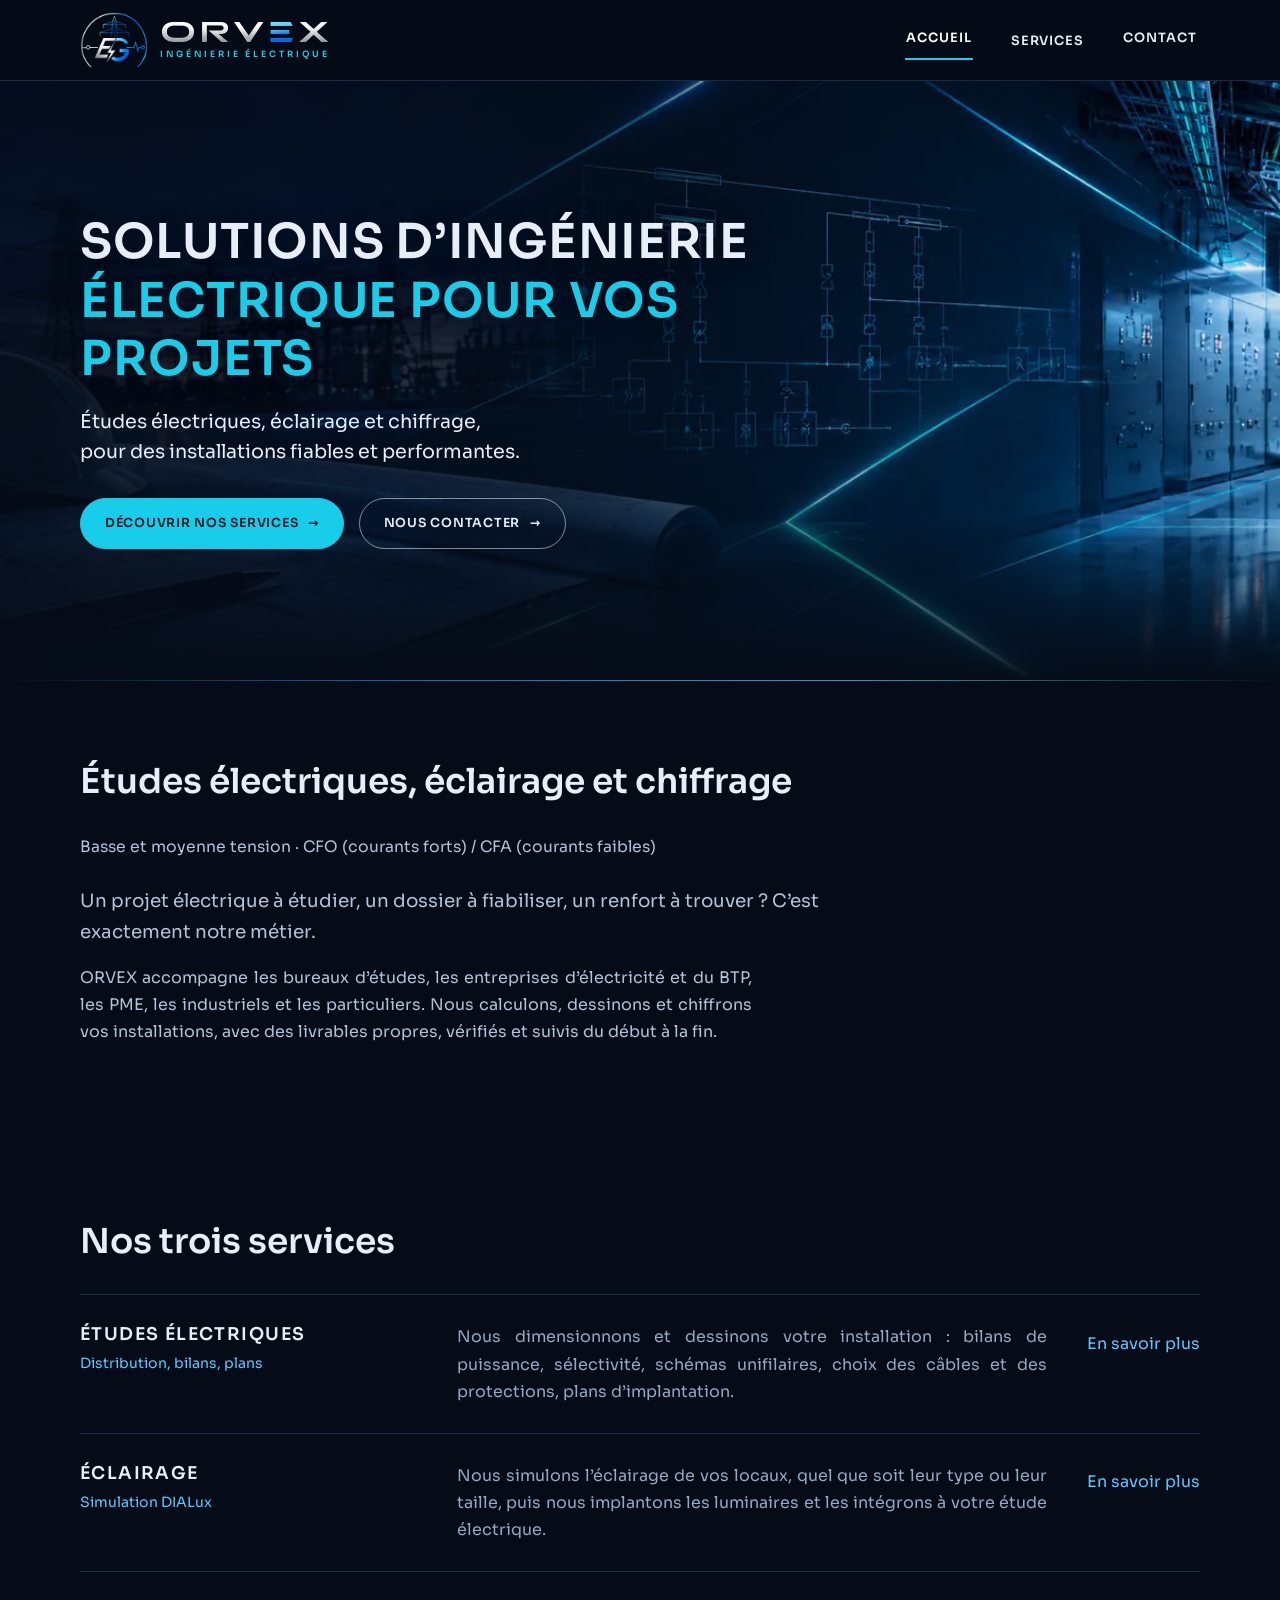
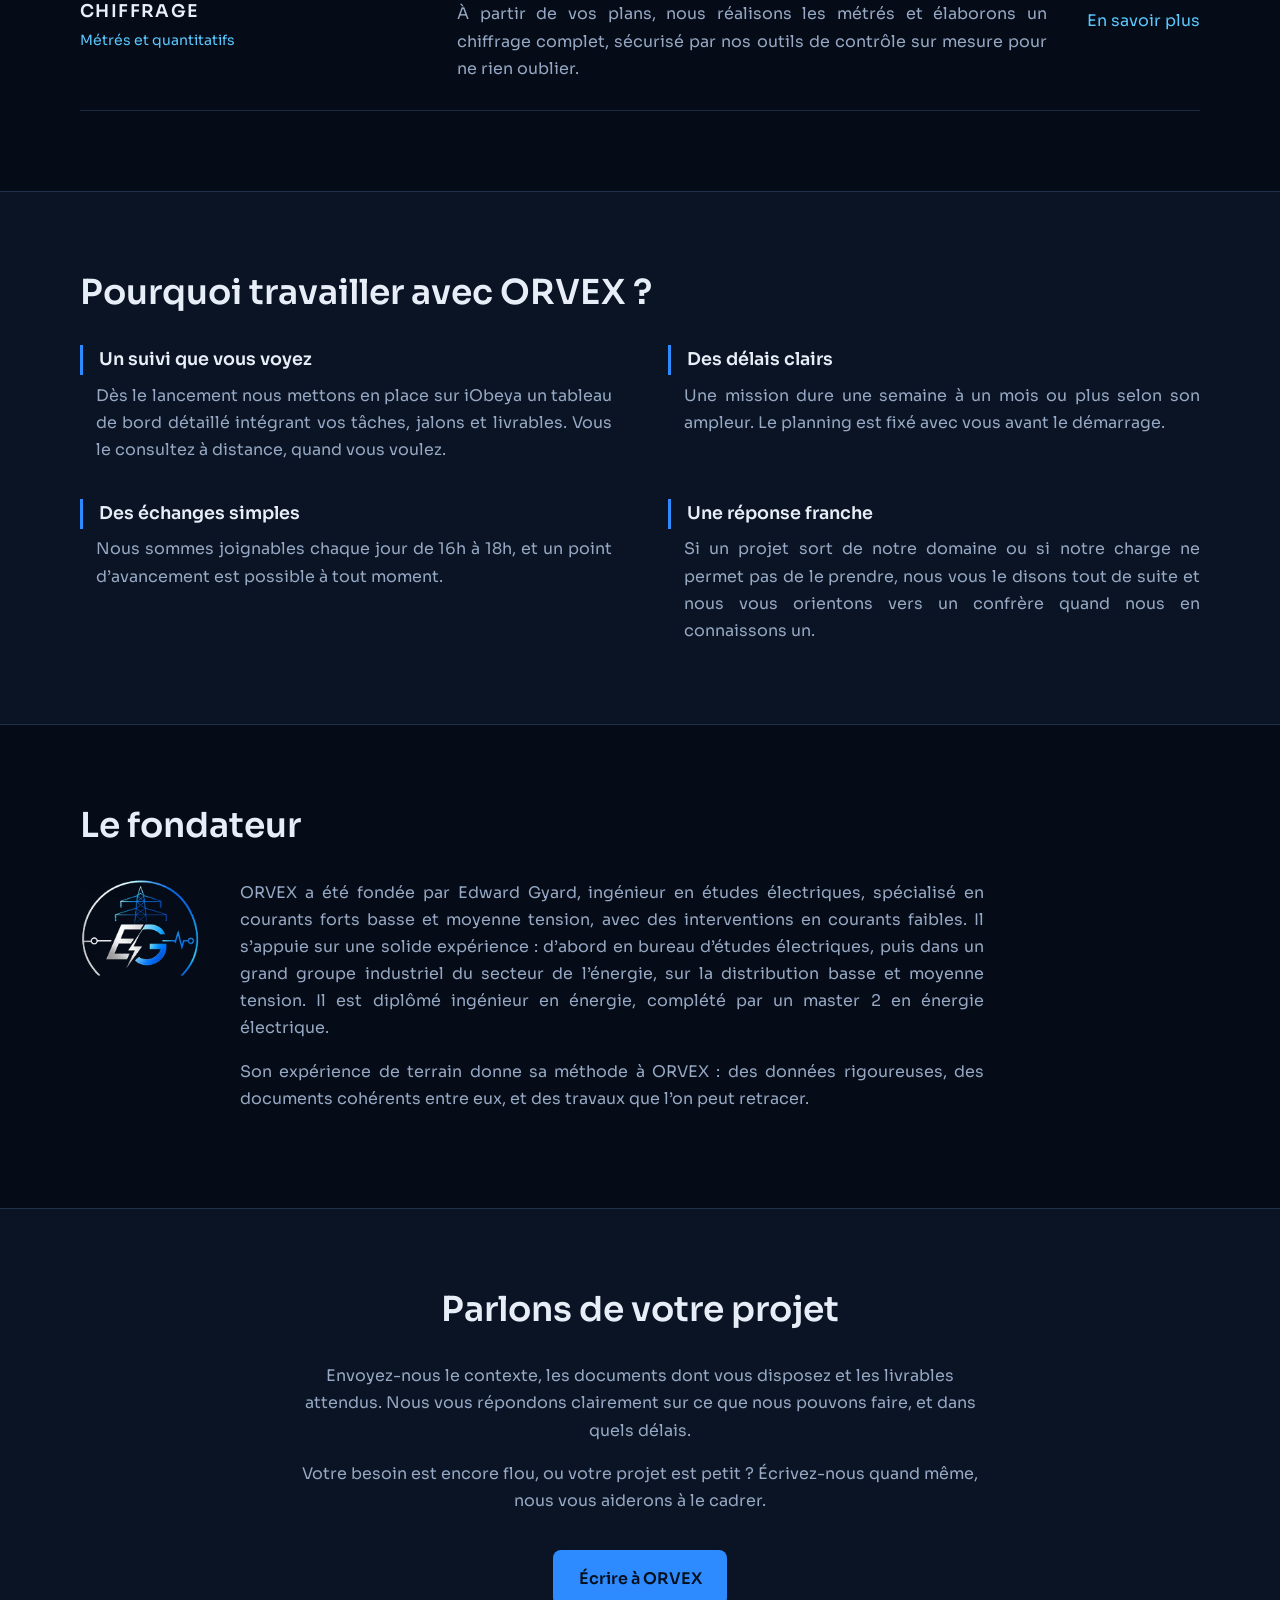
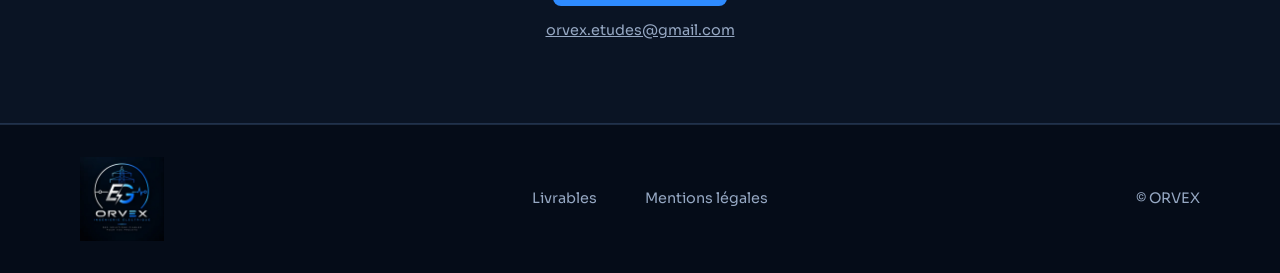
<file: index.html>
<!DOCTYPE html>
<html lang="fr">
<head>
<meta charset="utf-8">
<meta name="viewport" content="width=device-width, initial-scale=1, viewport-fit=cover">
<title>ORVEX – Études électriques, éclairage DIALux et chiffrage</title>
<meta name="description" content="Études électriques CFO/CFA en basse et moyenne tension, études d’éclairage DIALux, métrés et chiffrage. Bilans de puissance, schémas, plans et livrables suivis.">
<link rel="canonical" href="https://orvexetudes-cmd.github.io/orvex-ingenierie.github.io/">
<meta name="robots" content="index, follow">
<meta name="theme-color" content="#050c18">
<meta property="og:type" content="website"><meta property="og:locale" content="fr_FR"><meta property="og:site_name" content="ORVEX"><meta property="og:title" content="ORVEX – Études électriques, éclairage DIALux et chiffrage"><meta property="og:description" content="Études électriques CFO/CFA en basse et moyenne tension, études d’éclairage DIALux, métrés et chiffrage. Bilans de puissance, schémas, plans et livrables suivis."><meta property="og:url" content="https://orvexetudes-cmd.github.io/orvex-ingenierie.github.io/"><meta property="og:image" content="https://orvexetudes-cmd.github.io/orvex-ingenierie.github.io/img/og.jpg"><meta name="twitter:card" content="summary_large_image">
<link rel="icon" href="favicon.ico" sizes="48x48"><link rel="icon" type="image/png" sizes="96x96" href="img/favicon-96.png"><link rel="icon" type="image/png" sizes="192x192" href="img/favicon-192.png"><link rel="apple-touch-icon" href="img/apple-touch-icon.png">
<link rel="preload" href="fonts/sora-latin-600-normal.woff2" as="font" type="font/woff2" crossorigin><link rel="preload" href="fonts/sora-latin-400-normal.woff2" as="font" type="font/woff2" crossorigin><link rel="preload" href="img/hero.webp" as="image" fetchpriority="high">
<link rel="stylesheet" href="styles.css">
<script type="application/ld+json">{"@context": "https://schema.org", "@type": "Organization", "name": "ORVEX", "url": "https://orvexetudes-cmd.github.io/orvex-ingenierie.github.io/", "logo": "https://orvexetudes-cmd.github.io/orvex-ingenierie.github.io/img/logo.webp", "email": "orvex.etudes@gmail.com", "slogan": "Des solutions fiables pour vos projets", "description": "Études électriques CFO/CFA en basse et moyenne tension, études d’éclairage DIALux, métrés et chiffrage. Bilans de puissance, schémas, plans et livrables suivis.", "knowsAbout": ["Études électriques CFO/CFA", "Bilans de puissance", "Sélectivité des protections", "Études d’éclairage DIALux", "Métrés et chiffrage électrique"]}</script>
</head>
<body>
<a class="skip" href="#contenu">Aller au contenu</a>
<header><div class="wrap bar"><a class="brand" href="index.html" aria-label="ORVEX, ingénierie électrique, accueil"><img class="em" src="img/emblem.webp" alt="" width="168" height="138"><span class="lock"><img class="wm" src="img/wordmark.webp" alt="ORVEX" width="340" height="48"><span class="tag" aria-hidden="true"><span>I</span><span>N</span><span>G</span><span>É</span><span>N</span><span>I</span><span>E</span><span>R</span><span>I</span><span>E</span><i></i><span>É</span><span>L</span><span>E</span><span>C</span><span>T</span><span>R</span><span>I</span><span>Q</span><span>U</span><span>E</span></span></span></a>
<nav aria-label="Navigation principale"><a href="index.html" aria-current="page">Accueil</a><div class="dd"><a href="index.html#services" aria-haspopup="true" aria-expanded="false">Services</a><div class="menu"><a href="index.html#services">Tous les services</a><a href="etudes-electriques.html">Études électriques<small>Distribution, bilans, plans</small></a><a href="eclairage.html">Éclairage<small>Simulation DIALux</small></a><a href="chiffrage.html">Chiffrage<small>Métrés et quantitatifs</small></a></div></div><a href="#contact">Contact</a></nav></div></header>
<main id="contenu">
<div class="hero">
<div class="wrap">
<div class="in">
<h1>Solutions d’ingénierie <span>électrique pour vos projets</span></h1>
<p class="tagline">Études électriques, éclairage et chiffrage,<br>pour des installations fiables et performantes.</p>
<div class="cta"><a class="p" href="#services">Découvrir nos services <span aria-hidden="true">→</span></a><a href="#contact">Nous contacter <span aria-hidden="true">→</span></a></div>
</div>
</div>
</div>
<section class="introsec">
<div class="wrap">
<h2>Études électriques, éclairage et chiffrage</h2>
<p class="sub">Basse et moyenne tension · CFO (courants forts) / CFA (courants faibles)</p>
<p class="lead">Un projet électrique à étudier, un dossier à fiabiliser, un renfort à trouver ? C’est exactement notre métier.</p>
<p class="intro">ORVEX accompagne les bureaux d’études, les entreprises d’électricité et du BTP, les PME, les industriels et les particuliers. Nous calculons, dessinons et chiffrons vos installations, avec des livrables propres, vérifiés et suivis du début à la fin.</p>
</div>
</section>
<section id="services">
<div class="wrap">
<h2>Nos trois services</h2>
<div class="svc">
<div class="row"><h3>Études électriques<small>Distribution, bilans, plans</small></h3><p>Nous dimensionnons et dessinons votre installation : bilans de puissance, sélectivité, schémas unifilaires, choix des câbles et des protections, plans d’implantation.</p><a class="more" href="etudes-electriques.html">En savoir plus</a></div>
<div class="row"><h3>Éclairage<small>Simulation DIALux</small></h3><p>Nous simulons l’éclairage de vos locaux, quel que soit leur type ou leur taille, puis nous implantons les luminaires et les intégrons à votre étude électrique.</p><a class="more" href="eclairage.html">En savoir plus</a></div>
<div class="row"><h3>Chiffrage<small>Métrés et quantitatifs</small></h3><p>À partir de vos plans, nous réalisons les métrés et élaborons un chiffrage complet, sécurisé par nos outils de contrôle sur mesure pour ne rien oublier.</p><a class="more" href="chiffrage.html">En savoir plus</a></div>
</div>
</div>
</section>
<section class="why">
<div class="wrap">
<h2>Pourquoi travailler avec ORVEX ?</h2>
<div class="grid">
<div><h3>Un suivi que vous voyez</h3><p>Dès le lancement nous mettons en place sur iObeya un tableau de bord détaillé intégrant vos tâches, jalons et livrables. Vous le consultez à distance, quand vous voulez.</p></div>
<div><h3>Des délais clairs</h3><p>Une mission dure une semaine à un mois ou plus selon son ampleur. Le planning est fixé avec vous avant le démarrage.</p></div>
<div><h3>Des échanges simples</h3><p>Nous sommes joignables chaque jour de 16h à 18h, et un point d’avancement est possible à tout moment.</p></div>
<div><h3>Une réponse franche</h3><p>Si un projet sort de notre domaine ou si notre charge ne permet pas de le prendre, nous vous le disons tout de suite et nous vous orientons vers un confrère quand nous en connaissons un.</p></div>
</div>
</div>
</section>
<section>
<div class="wrap">
<h2>Le fondateur</h2>
<div class="founder">
<img src="img/emblem.webp" alt="" width="168" height="138" loading="lazy">
<div>
<p>ORVEX a été fondée par Edward Gyard, ingénieur en études électriques, spécialisé en courants forts basse et moyenne tension, avec des interventions en courants faibles. Il s’appuie sur une solide expérience : d’abord en bureau d’études électriques, puis dans un grand groupe industriel du secteur de l’énergie, sur la distribution basse et moyenne tension. Il est diplômé ingénieur en énergie, complété par un master 2 en énergie électrique.</p>
<p>Son expérience de terrain donne sa méthode à ORVEX : des données rigoureuses, des documents cohérents entre eux, et des travaux que l’on peut retracer.</p>
</div>
</div>
</div>
</section>
<section id="contact" class="contact why">
<div class="wrap">
<h2>Parlons de votre projet</h2>
<p>Envoyez-nous le contexte, les documents dont vous disposez et les livrables attendus. Nous vous répondons clairement sur ce que nous pouvons faire, et dans quels délais.</p>
<p>Votre besoin est encore flou, ou votre projet est petit ? Écrivez-nous quand même, nous vous aiderons à le cadrer.</p>
<a class="btn" href="mailto:orvex.etudes@gmail.com?subject=Demande%20de%20contact%20ORVEX">Écrire à ORVEX</a>
<a class="mail" href="mailto:orvex.etudes@gmail.com">orvex.etudes@gmail.com</a>
</div>
</section>
</main>
<footer>
<div class="wrap foot">
<img src="img/logo.webp" width="340" height="340" alt="ORVEX, ingénierie électrique. Des solutions fiables pour vos projets">
<nav aria-label="Informations"><a href="livrables.html">Livrables</a><a href="mentions-legales.html">Mentions légales</a></nav>
<span>© ORVEX</span>
</div>
</footer>
<script src="script.js" defer></script>
</body>
</html>
</file>
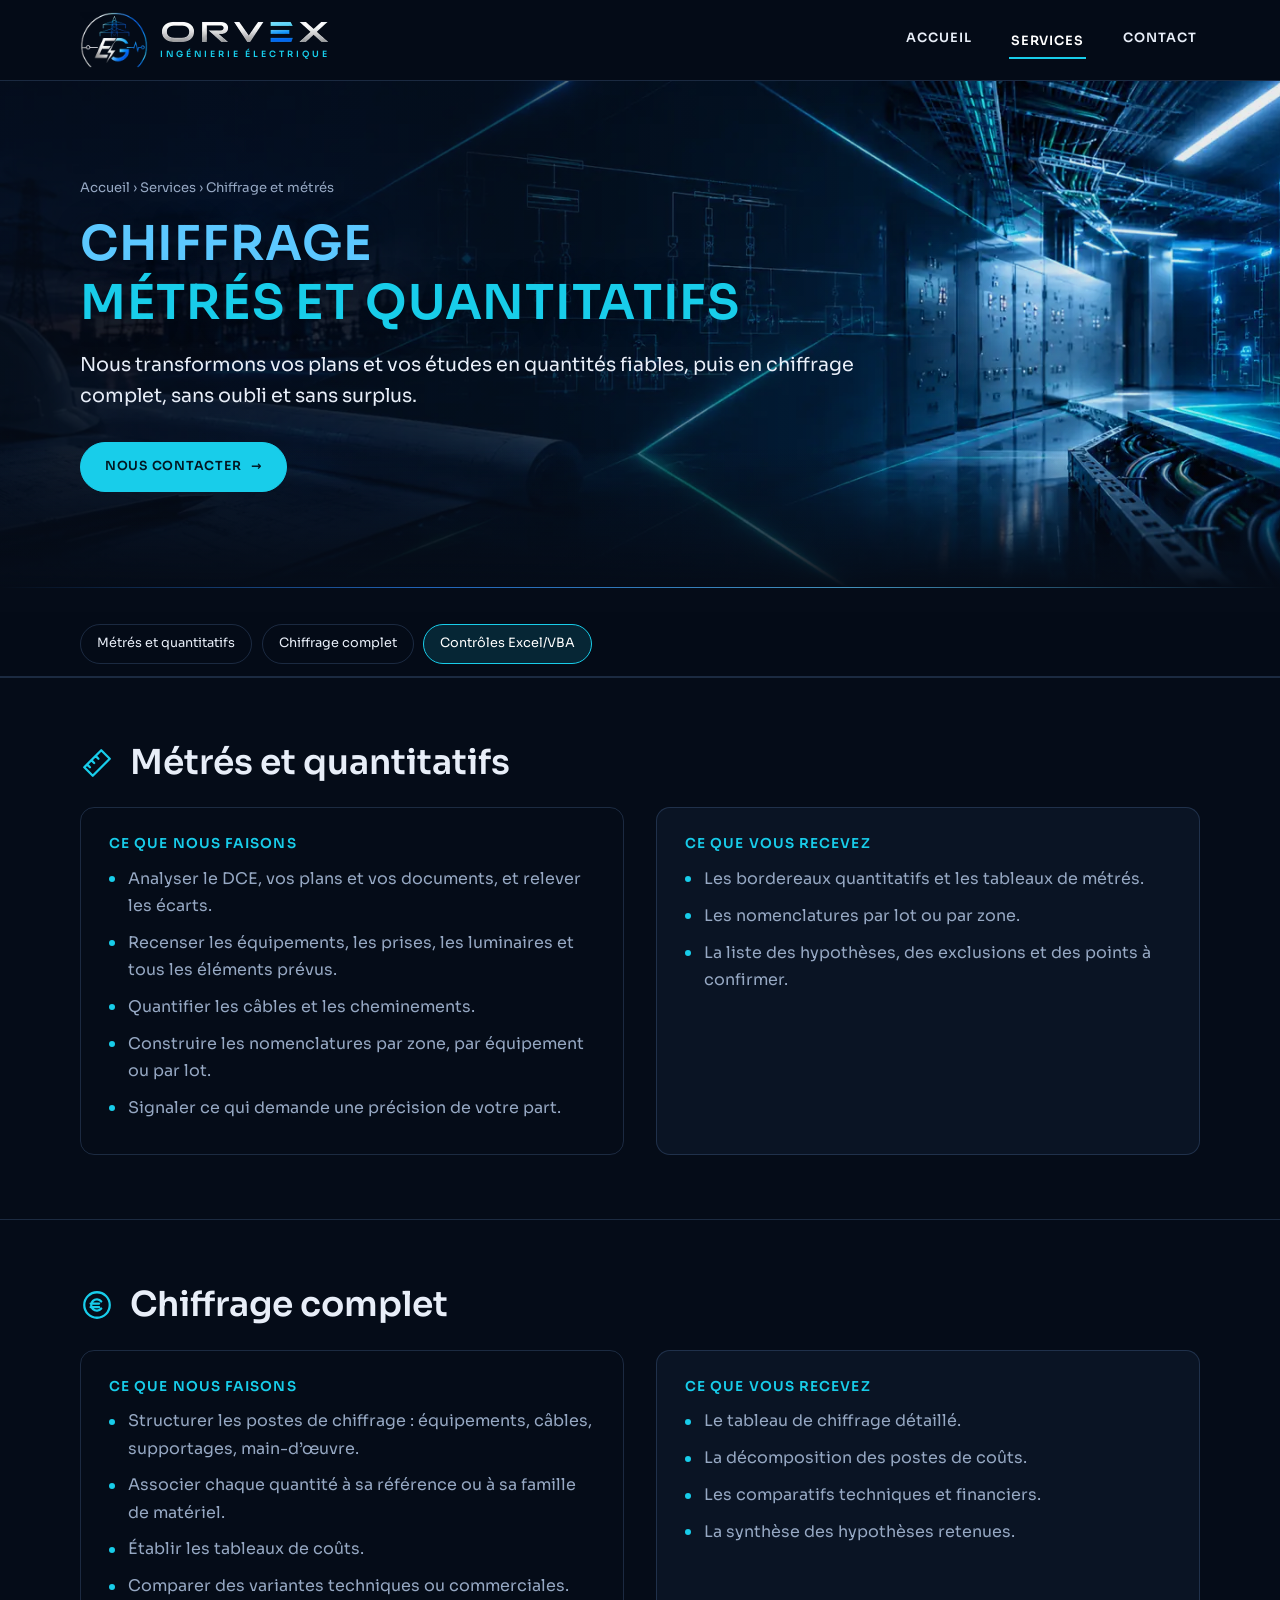
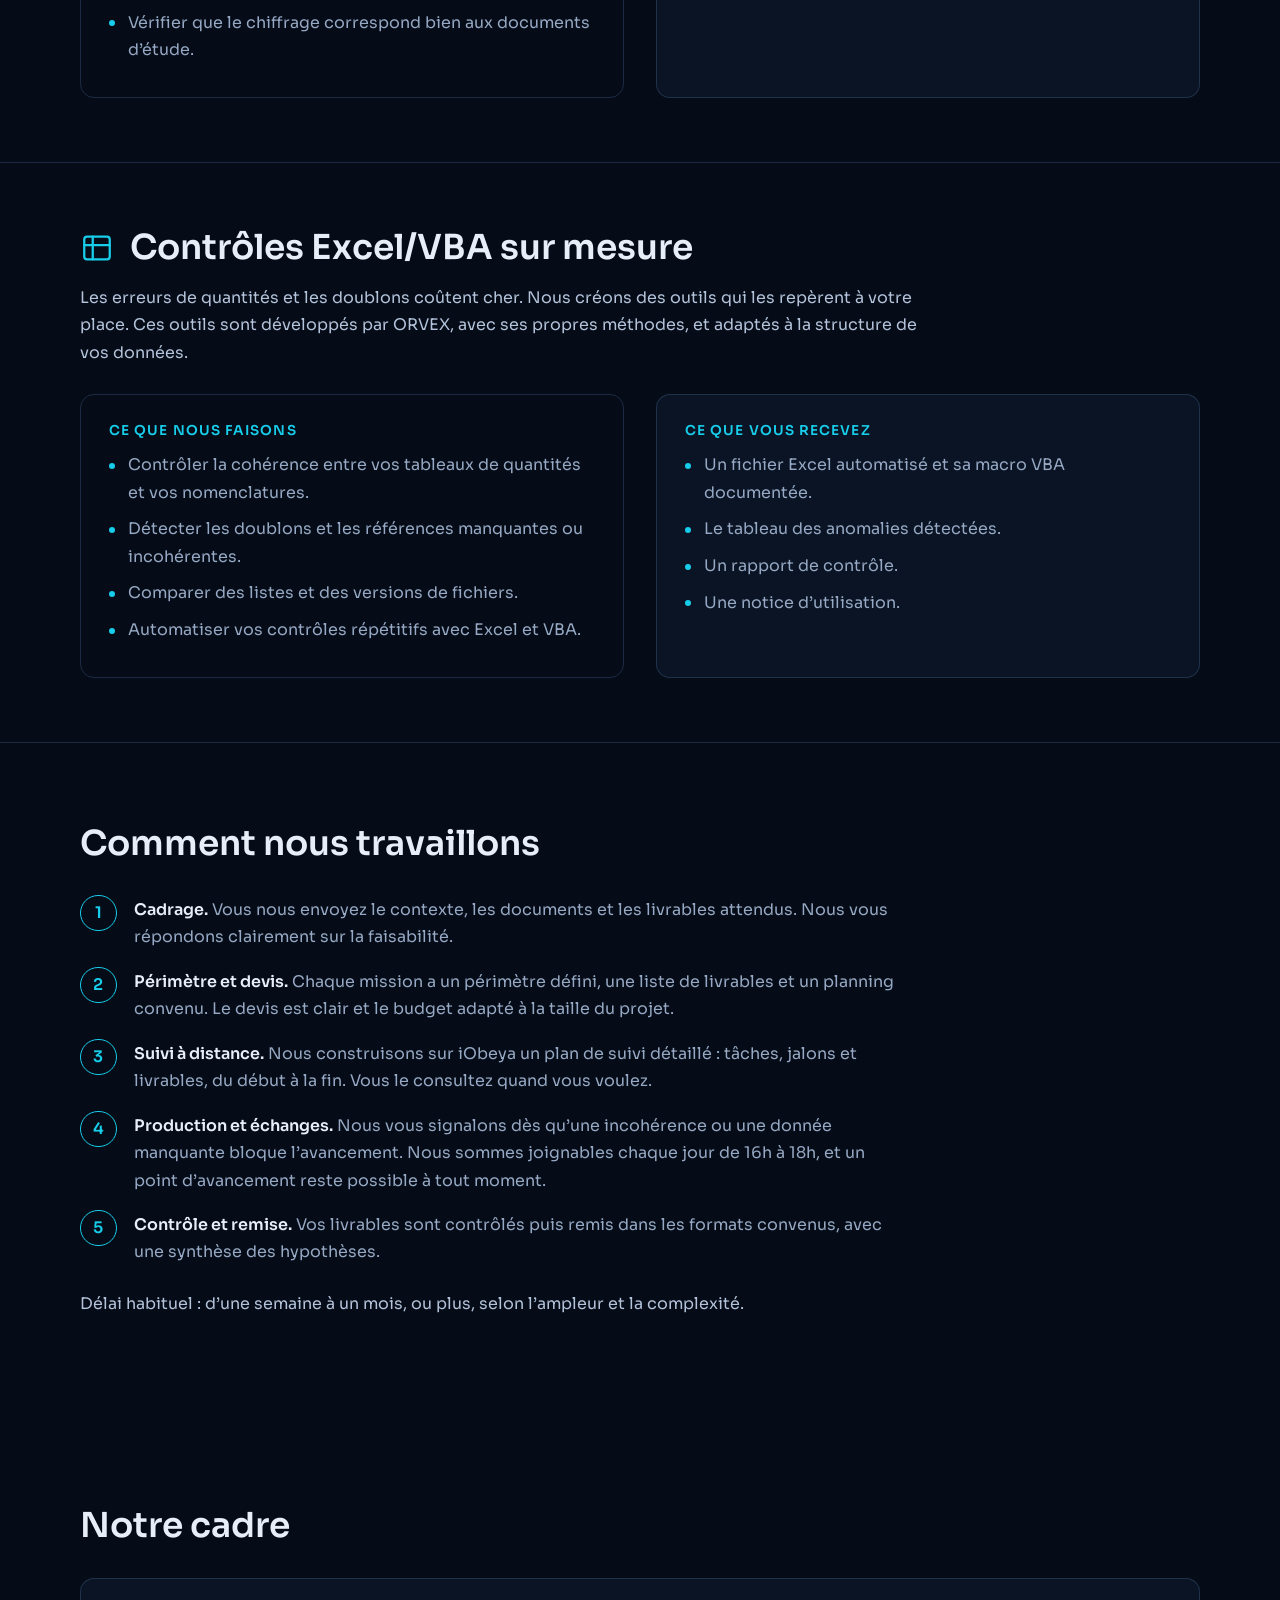
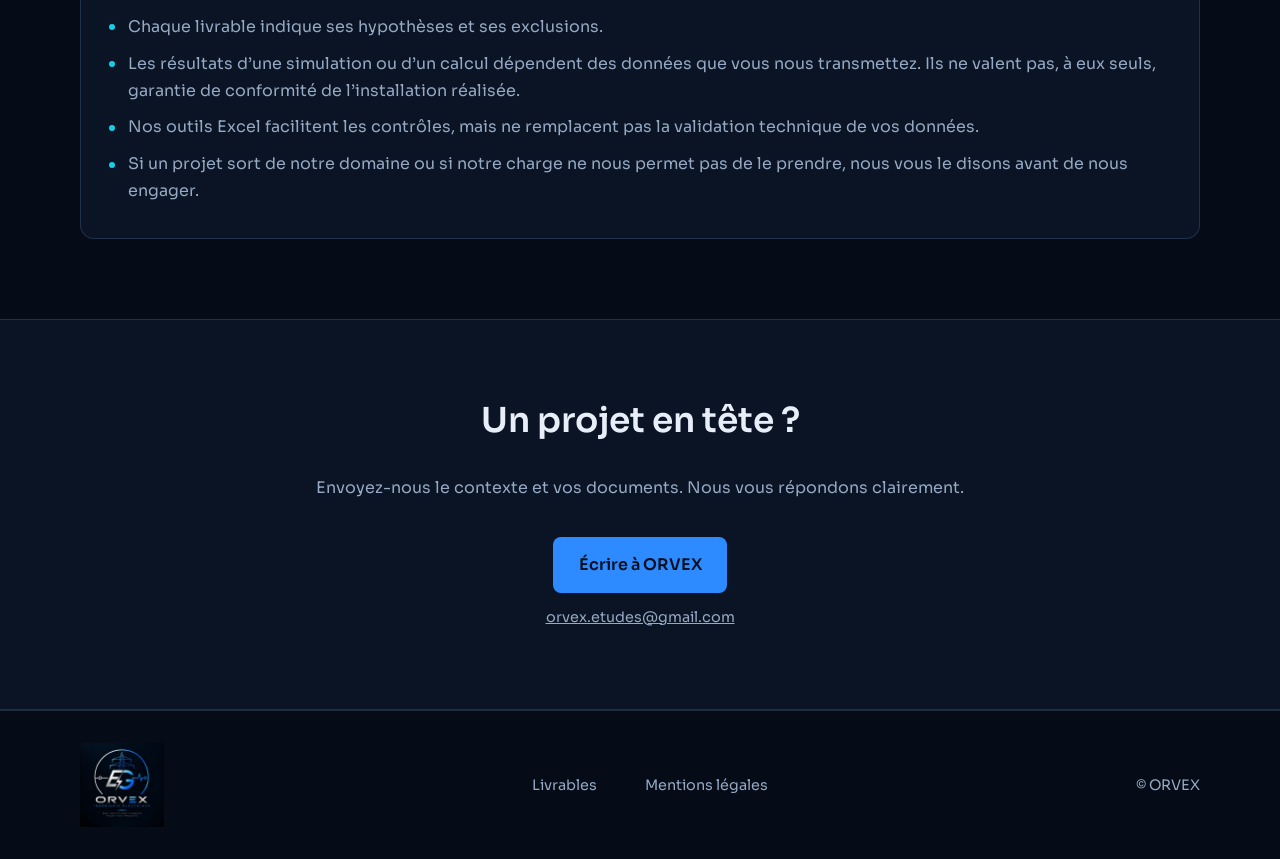
<file: chiffrage.html>
<!DOCTYPE html>
<html lang="fr">
<head>
<meta charset="utf-8">
<meta name="viewport" content="width=device-width, initial-scale=1, viewport-fit=cover">
<title>Métrés, quantitatifs et chiffrage électrique | ORVEX</title>
<meta name="description" content="Analyse du DCE, métrés, chiffrage complet de vos installations électriques et contrôles Excel/VBA sur mesure pour éviter oublis et doublons.">
<link rel="canonical" href="https://orvexetudes-cmd.github.io/orvex-ingenierie.github.io/chiffrage.html">
<meta name="robots" content="index, follow">
<meta name="theme-color" content="#050c18">
<meta property="og:type" content="website"><meta property="og:locale" content="fr_FR"><meta property="og:site_name" content="ORVEX"><meta property="og:title" content="Métrés, quantitatifs et chiffrage électrique | ORVEX"><meta property="og:description" content="Analyse du DCE, métrés, chiffrage complet de vos installations électriques et contrôles Excel/VBA sur mesure pour éviter oublis et doublons."><meta property="og:url" content="https://orvexetudes-cmd.github.io/orvex-ingenierie.github.io/chiffrage.html"><meta property="og:image" content="https://orvexetudes-cmd.github.io/orvex-ingenierie.github.io/img/og.jpg"><meta name="twitter:card" content="summary_large_image">
<link rel="icon" href="favicon.ico" sizes="48x48"><link rel="icon" type="image/png" sizes="96x96" href="img/favicon-96.png"><link rel="icon" type="image/png" sizes="192x192" href="img/favicon-192.png"><link rel="apple-touch-icon" href="img/apple-touch-icon.png">
<link rel="preload" href="fonts/sora-latin-600-normal.woff2" as="font" type="font/woff2" crossorigin><link rel="preload" href="fonts/sora-latin-400-normal.woff2" as="font" type="font/woff2" crossorigin><link rel="preload" href="img/hero.webp" as="image" fetchpriority="high">
<link rel="stylesheet" href="styles.css">
<script type="application/ld+json">[{"@context": "https://schema.org", "@type": "BreadcrumbList", "itemListElement": [{"@type": "ListItem", "position": 1, "name": "Accueil", "item": "https://orvexetudes-cmd.github.io/orvex-ingenierie.github.io/"}, {"@type": "ListItem", "position": 2, "name": "Services", "item": "https://orvexetudes-cmd.github.io/orvex-ingenierie.github.io/index.html#services"}, {"@type": "ListItem", "position": 3, "name": "Chiffrage et métrés", "item": "https://orvexetudes-cmd.github.io/orvex-ingenierie.github.io/chiffrage.html"}]}, {"@context": "https://schema.org", "@type": "Service", "name": "Chiffrage et métrés", "serviceType": "Chiffrage et métrés", "description": "Analyse du DCE, métrés, chiffrage complet de vos installations électriques et contrôles Excel/VBA sur mesure pour éviter oublis et doublons.", "provider": {"@type": "Organization", "name": "ORVEX", "url": "https://orvexetudes-cmd.github.io/orvex-ingenierie.github.io/"}}]</script>
</head>
<body>
<a class="skip" href="#contenu">Aller au contenu</a>
<header><div class="wrap bar"><a class="brand" href="index.html" aria-label="ORVEX, ingénierie électrique, accueil"><img class="em" src="img/emblem.webp" alt="" width="168" height="138"><span class="lock"><img class="wm" src="img/wordmark.webp" alt="ORVEX" width="340" height="48"><span class="tag" aria-hidden="true"><span>I</span><span>N</span><span>G</span><span>É</span><span>N</span><span>I</span><span>E</span><span>R</span><span>I</span><span>E</span><i></i><span>É</span><span>L</span><span>E</span><span>C</span><span>T</span><span>R</span><span>I</span><span>Q</span><span>U</span><span>E</span></span></span></a>
<nav aria-label="Navigation principale"><a href="index.html">Accueil</a><div class="dd"><a href="index.html#services" aria-haspopup="true" aria-expanded="false" aria-current="page">Services</a><div class="menu"><a href="index.html#services">Tous les services</a><a href="etudes-electriques.html">Études électriques<small>Distribution, bilans, plans</small></a><a href="eclairage.html">Éclairage<small>Simulation DIALux</small></a><a href="chiffrage.html">Chiffrage<small>Métrés et quantitatifs</small></a></div></div><a href="#contact">Contact</a></nav></div></header>
<main id="contenu">
<div class="hero sub"><div class="wrap"><div class="in">
<p class="crumb"><a href="index.html">Accueil</a> › <a href="index.html#services">Services</a> › Chiffrage et métrés</p>
<h1>Chiffrage <span>Métrés et quantitatifs</span></h1>
<p class="tagline">Nous transformons vos plans et vos études en quantités fiables, puis en chiffrage complet, sans oubli et sans surplus.</p>
<div class="cta"><a class="p" href="#contact">Nous contacter <span aria-hidden="true">→</span></a></div>
</div></div></div>
<div class="pbar"><div class="wrap pin"><a href="#r1">Métrés et quantitatifs</a><a href="#r2">Chiffrage complet</a><a href="#r3">Contrôles Excel/VBA</a></div></div>
<section class="ps" id="r1"><div class="wrap"><div class="ph2"><svg viewBox="0 0 24 24" aria-hidden="true"><path d="M3 15l12-12 6 6-12 12zM8 10l2 2M11 7l2 2M5 13l2 2"/></svg><h2>Métrés et quantitatifs</h2></div><div class="cols"><div><h3>Ce que nous faisons</h3><ul><li>Analyser le DCE, vos plans et vos documents, et relever les écarts.</li><li>Recenser les équipements, les prises, les luminaires et tous les éléments prévus.</li><li>Quantifier les câbles et les cheminements.</li><li>Construire les nomenclatures par zone, par équipement ou par lot.</li><li>Signaler ce qui demande une précision de votre part.</li></ul></div><div><h3>Ce que vous recevez</h3><ul><li>Les bordereaux quantitatifs et les tableaux de métrés.</li><li>Les nomenclatures par lot ou par zone.</li><li>La liste des hypothèses, des exclusions et des points à confirmer.</li></ul></div></div></div></section>
<section class="ps" id="r2"><div class="wrap"><div class="ph2"><svg viewBox="0 0 24 24" aria-hidden="true"><circle cx="12" cy="12" r="9"/><path d="M15 9.5a4 4 0 1 0 0 5M7.5 11h6M7.5 13.5h6"/></svg><h2>Chiffrage complet</h2></div><div class="cols"><div><h3>Ce que nous faisons</h3><ul><li>Structurer les postes de chiffrage : équipements, câbles, supportages, main-d’œuvre.</li><li>Associer chaque quantité à sa référence ou à sa famille de matériel.</li><li>Établir les tableaux de coûts.</li><li>Comparer des variantes techniques ou commerciales.</li><li>Vérifier que le chiffrage correspond bien aux documents d’étude.</li></ul></div><div><h3>Ce que vous recevez</h3><ul><li>Le tableau de chiffrage détaillé.</li><li>La décomposition des postes de coûts.</li><li>Les comparatifs techniques et financiers.</li><li>La synthèse des hypothèses retenues.</li></ul></div></div></div></section>
<section class="ps" id="r3"><div class="wrap"><div class="ph2"><svg viewBox="0 0 24 24" aria-hidden="true"><rect x="3" y="4" width="18" height="16" rx="2"/><path d="M3 10h18M9 4v16"/></svg><h2>Contrôles Excel/VBA sur mesure</h2></div><p class="pi">Les erreurs de quantités et les doublons coûtent cher. Nous créons des outils qui les repèrent à votre place. Ces outils sont développés par ORVEX, avec ses propres méthodes, et adaptés à la structure de vos données.</p><div class="cols"><div><h3>Ce que nous faisons</h3><ul><li>Contrôler la cohérence entre vos tableaux de quantités et vos nomenclatures.</li><li>Détecter les doublons et les références manquantes ou incohérentes.</li><li>Comparer des listes et des versions de fichiers.</li><li>Automatiser vos contrôles répétitifs avec Excel et VBA.</li></ul></div><div><h3>Ce que vous recevez</h3><ul><li>Un fichier Excel automatisé et sa macro VBA documentée.</li><li>Le tableau des anomalies détectées.</li><li>Un rapport de contrôle.</li><li>Une notice d’utilisation.</li></ul></div></div></div></section>
<section class="how"><div class="wrap"><h2>Comment nous travaillons</h2><ol class="steps"><li><b>Cadrage.</b> Vous nous envoyez le contexte, les documents et les livrables attendus. Nous vous répondons clairement sur la faisabilité.</li><li><b>Périmètre et devis.</b> Chaque mission a un périmètre défini, une liste de livrables et un planning convenu. Le devis est clair et le budget adapté à la taille du projet.</li><li><b>Suivi à distance.</b> Nous construisons sur iObeya un plan de suivi détaillé : tâches, jalons et livrables, du début à la fin. Vous le consultez quand vous voulez.</li><li><b>Production et échanges.</b> Nous vous signalons dès qu’une incohérence ou une donnée manquante bloque l’avancement. Nous sommes joignables chaque jour de 16h à 18h, et un point d’avancement reste possible à tout moment.</li><li><b>Contrôle et remise.</b> Vos livrables sont contrôlés puis remis dans les formats convenus, avec une synthèse des hypothèses.</li></ol><p class="pi">Délai habituel : d’une semaine à un mois, ou plus, selon l’ampleur et la complexité.</p></div></section>
<section><div class="wrap"><h2>Notre cadre</h2><div class="cad"><ul><li>Chaque livrable indique ses hypothèses et ses exclusions.</li><li>Les résultats d’une simulation ou d’un calcul dépendent des données que vous nous transmettez. Ils ne valent pas, à eux seuls, garantie de conformité de l’installation réalisée.</li><li>Nos outils Excel facilitent les contrôles, mais ne remplacent pas la validation technique de vos données.</li><li>Si un projet sort de notre domaine ou si notre charge ne nous permet pas de le prendre, nous vous le disons avant de nous engager.</li></ul></div></div></section>
<section id="contact" class="contact why"><div class="wrap"><h2>Un projet en tête ?</h2><p>Envoyez-nous le contexte et vos documents. Nous vous répondons clairement.</p><a class="btn" href="mailto:orvex.etudes@gmail.com?subject=Demande%20de%20contact%20ORVEX">Écrire à ORVEX</a><a class="mail" href="mailto:orvex.etudes@gmail.com">orvex.etudes@gmail.com</a></div></section>
</main>
<footer>
<div class="wrap foot">
<img src="img/logo.webp" width="340" height="340" alt="ORVEX, ingénierie électrique. Des solutions fiables pour vos projets">
<nav aria-label="Informations"><a href="livrables.html">Livrables</a><a href="mentions-legales.html">Mentions légales</a></nav>
<span>© ORVEX</span>
</div>
</footer>
<script src="script.js" defer></script>
</body>
</html>
</file>
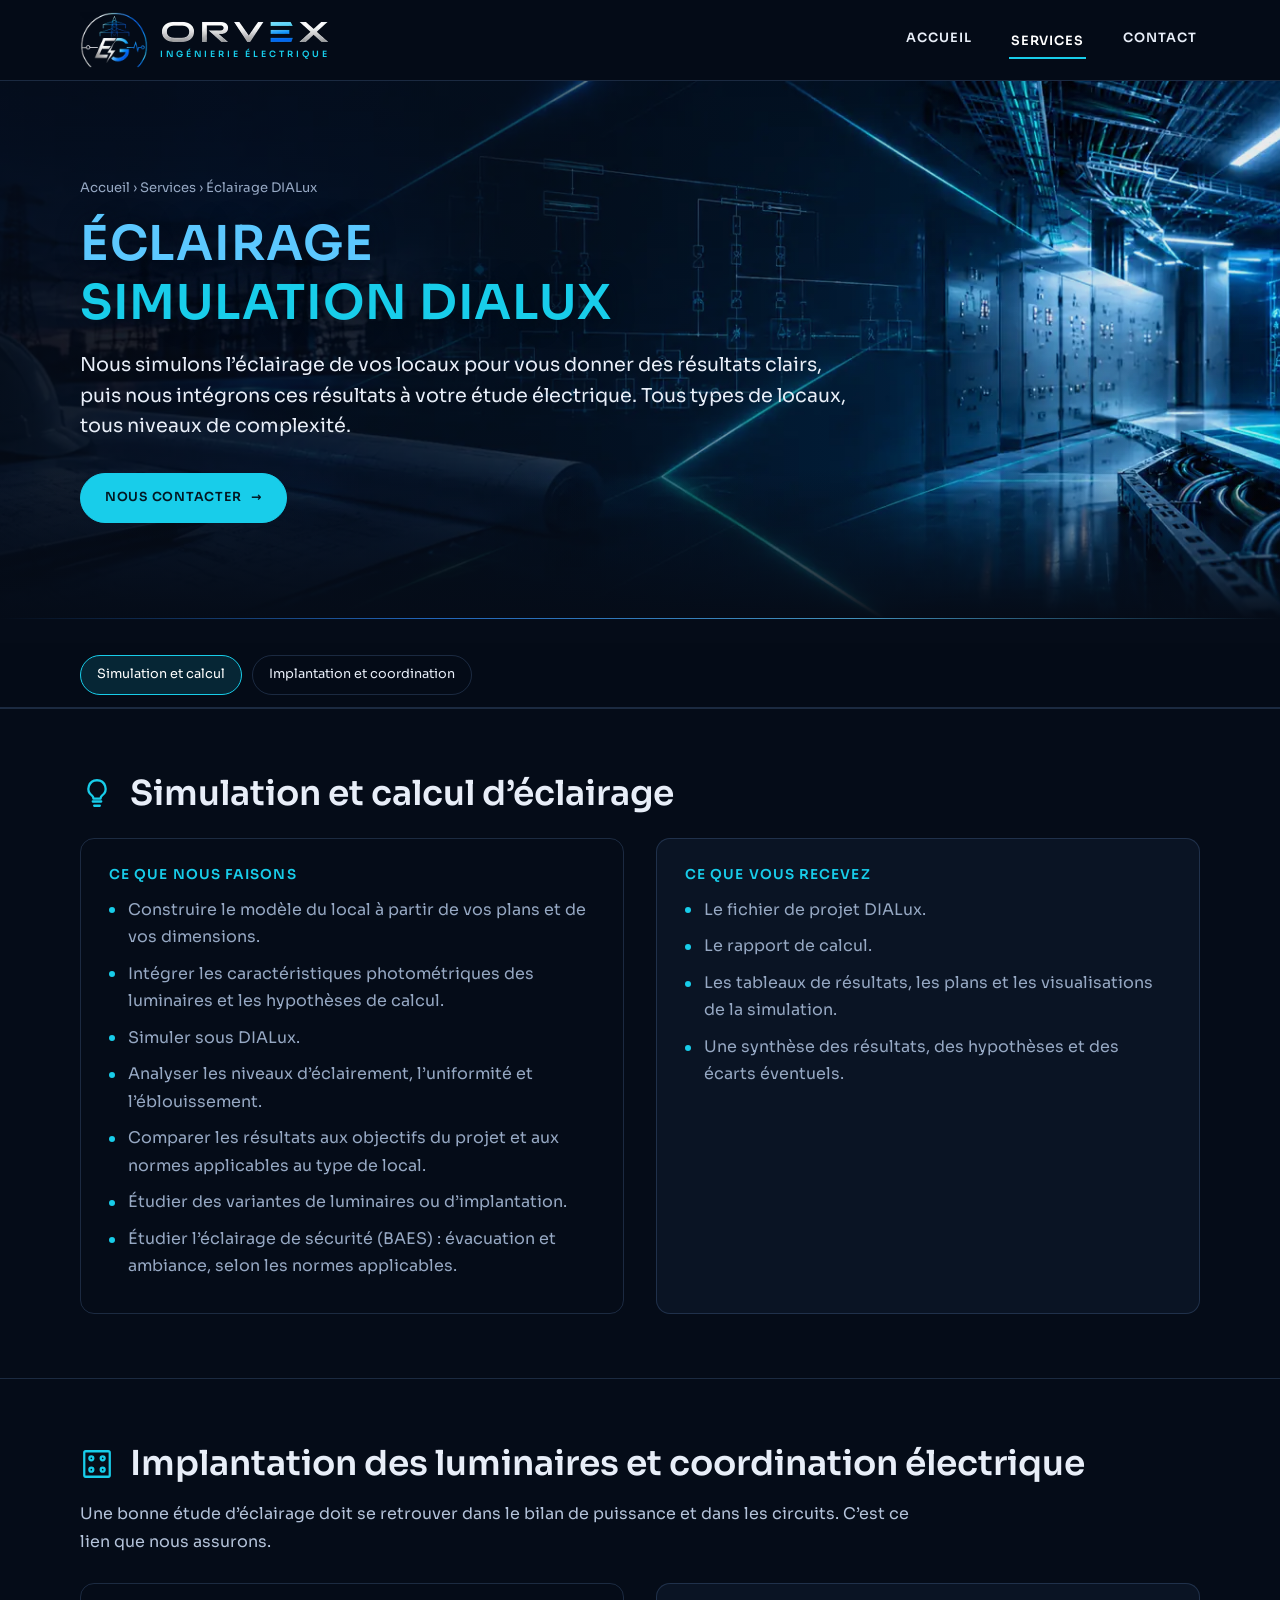
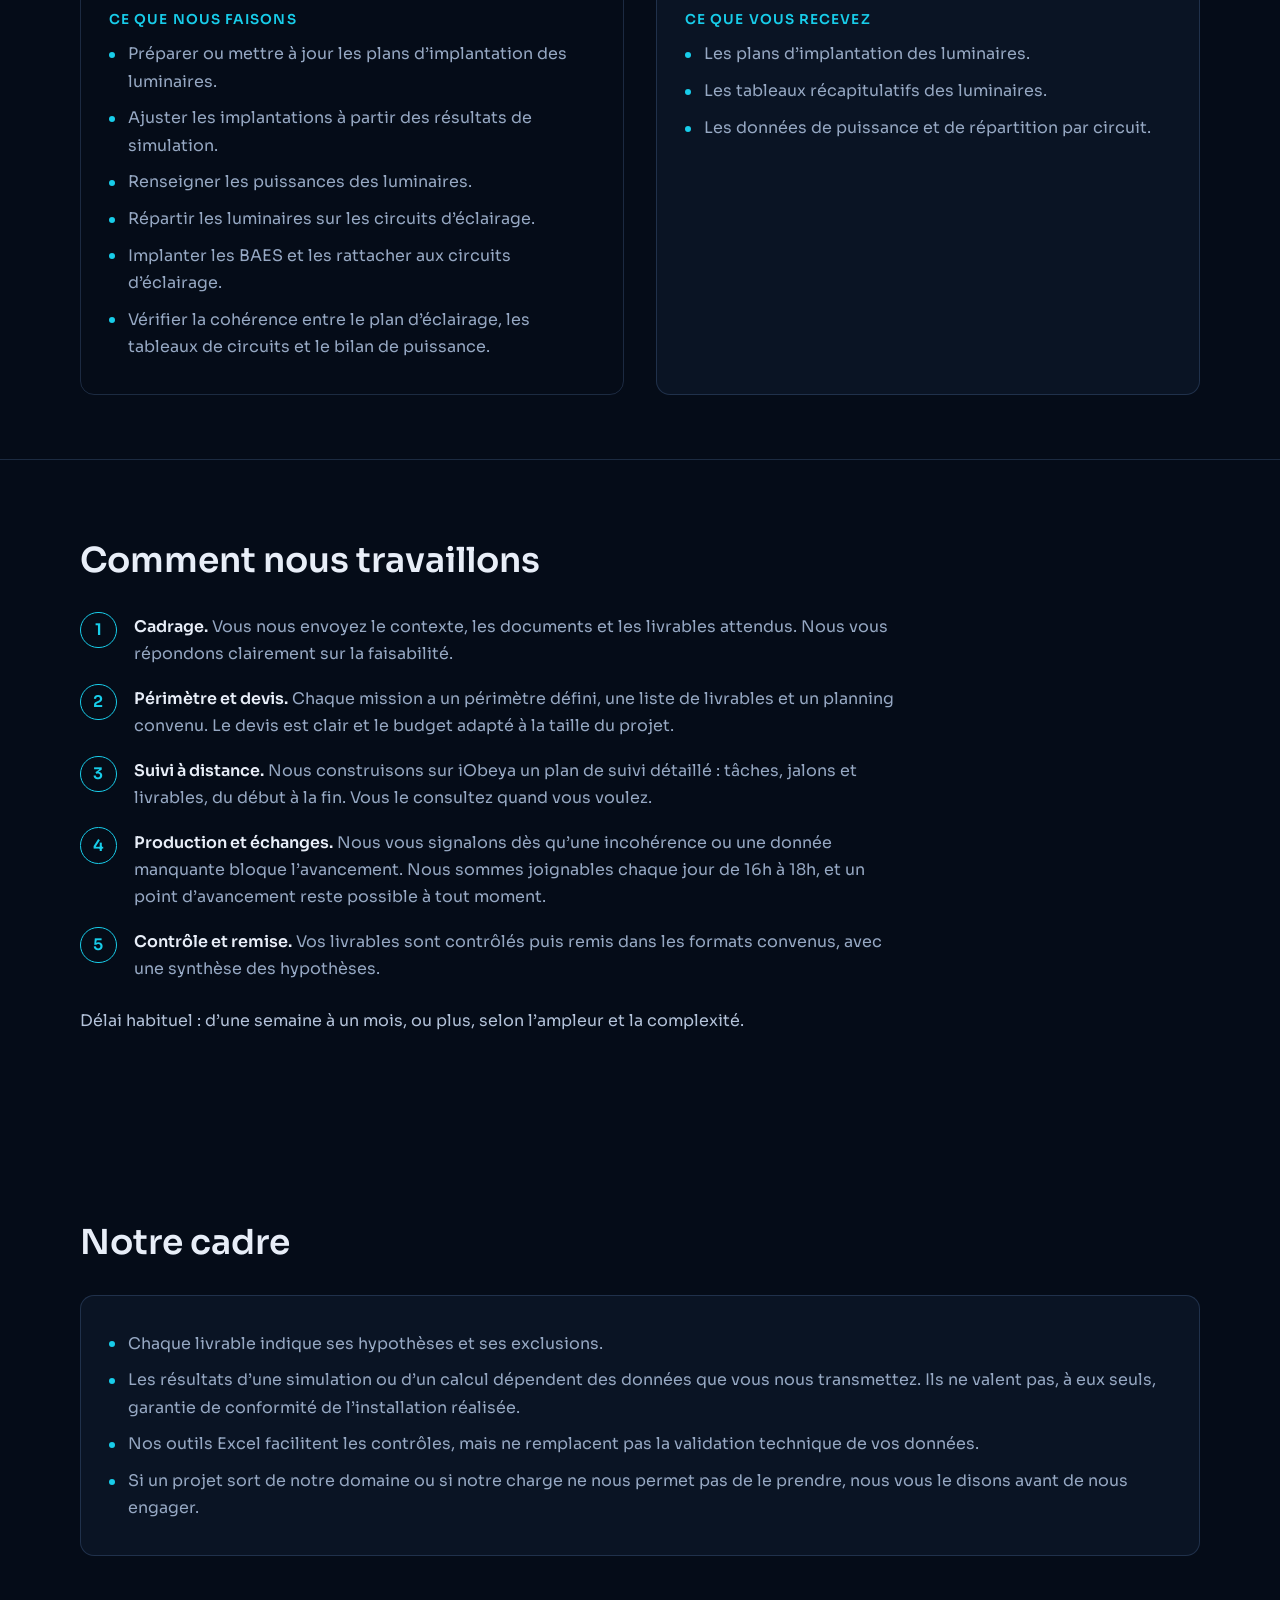
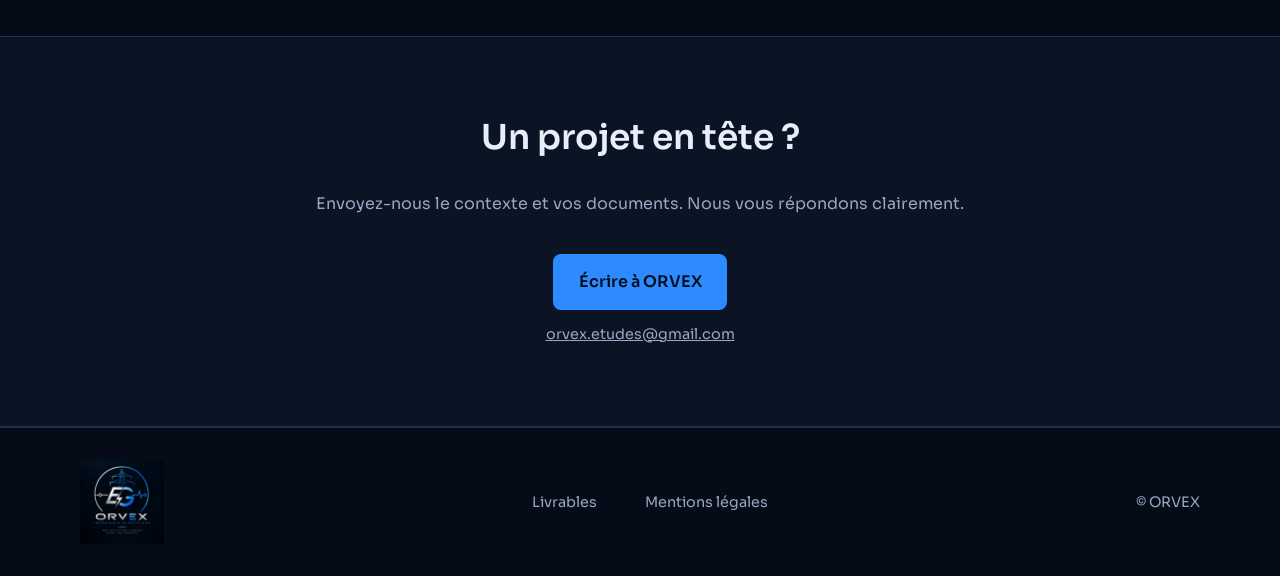
<file: eclairage.html>
<!DOCTYPE html>
<html lang="fr">
<head>
<meta charset="utf-8">
<meta name="viewport" content="width=device-width, initial-scale=1, viewport-fit=cover">
<title>Études d’éclairage DIALux et BAES | ORVEX</title>
<meta name="description" content="Simulation et calcul d’éclairage sous DIALux, implantation des luminaires, éclairage de sécurité (BAES) et coordination avec votre étude électrique.">
<link rel="canonical" href="https://orvexetudes-cmd.github.io/orvex-ingenierie.github.io/eclairage.html">
<meta name="robots" content="index, follow">
<meta name="theme-color" content="#050c18">
<meta property="og:type" content="website"><meta property="og:locale" content="fr_FR"><meta property="og:site_name" content="ORVEX"><meta property="og:title" content="Études d’éclairage DIALux et BAES | ORVEX"><meta property="og:description" content="Simulation et calcul d’éclairage sous DIALux, implantation des luminaires, éclairage de sécurité (BAES) et coordination avec votre étude électrique."><meta property="og:url" content="https://orvexetudes-cmd.github.io/orvex-ingenierie.github.io/eclairage.html"><meta property="og:image" content="https://orvexetudes-cmd.github.io/orvex-ingenierie.github.io/img/og.jpg"><meta name="twitter:card" content="summary_large_image">
<link rel="icon" href="favicon.ico" sizes="48x48"><link rel="icon" type="image/png" sizes="96x96" href="img/favicon-96.png"><link rel="icon" type="image/png" sizes="192x192" href="img/favicon-192.png"><link rel="apple-touch-icon" href="img/apple-touch-icon.png">
<link rel="preload" href="fonts/sora-latin-600-normal.woff2" as="font" type="font/woff2" crossorigin><link rel="preload" href="fonts/sora-latin-400-normal.woff2" as="font" type="font/woff2" crossorigin><link rel="preload" href="img/hero.webp" as="image" fetchpriority="high">
<link rel="stylesheet" href="styles.css">
<script type="application/ld+json">[{"@context": "https://schema.org", "@type": "BreadcrumbList", "itemListElement": [{"@type": "ListItem", "position": 1, "name": "Accueil", "item": "https://orvexetudes-cmd.github.io/orvex-ingenierie.github.io/"}, {"@type": "ListItem", "position": 2, "name": "Services", "item": "https://orvexetudes-cmd.github.io/orvex-ingenierie.github.io/index.html#services"}, {"@type": "ListItem", "position": 3, "name": "Éclairage DIALux", "item": "https://orvexetudes-cmd.github.io/orvex-ingenierie.github.io/eclairage.html"}]}, {"@context": "https://schema.org", "@type": "Service", "name": "Éclairage DIALux", "serviceType": "Éclairage DIALux", "description": "Simulation et calcul d’éclairage sous DIALux, implantation des luminaires, éclairage de sécurité (BAES) et coordination avec votre étude électrique.", "provider": {"@type": "Organization", "name": "ORVEX", "url": "https://orvexetudes-cmd.github.io/orvex-ingenierie.github.io/"}}]</script>
</head>
<body>
<a class="skip" href="#contenu">Aller au contenu</a>
<header><div class="wrap bar"><a class="brand" href="index.html" aria-label="ORVEX, ingénierie électrique, accueil"><img class="em" src="img/emblem.webp" alt="" width="168" height="138"><span class="lock"><img class="wm" src="img/wordmark.webp" alt="ORVEX" width="340" height="48"><span class="tag" aria-hidden="true"><span>I</span><span>N</span><span>G</span><span>É</span><span>N</span><span>I</span><span>E</span><span>R</span><span>I</span><span>E</span><i></i><span>É</span><span>L</span><span>E</span><span>C</span><span>T</span><span>R</span><span>I</span><span>Q</span><span>U</span><span>E</span></span></span></a>
<nav aria-label="Navigation principale"><a href="index.html">Accueil</a><div class="dd"><a href="index.html#services" aria-haspopup="true" aria-expanded="false" aria-current="page">Services</a><div class="menu"><a href="index.html#services">Tous les services</a><a href="etudes-electriques.html">Études électriques<small>Distribution, bilans, plans</small></a><a href="eclairage.html">Éclairage<small>Simulation DIALux</small></a><a href="chiffrage.html">Chiffrage<small>Métrés et quantitatifs</small></a></div></div><a href="#contact">Contact</a></nav></div></header>
<main id="contenu">
<div class="hero sub"><div class="wrap"><div class="in">
<p class="crumb"><a href="index.html">Accueil</a> › <a href="index.html#services">Services</a> › Éclairage DIALux</p>
<h1>Éclairage <span>Simulation DIALux</span></h1>
<p class="tagline">Nous simulons l’éclairage de vos locaux pour vous donner des résultats clairs, puis nous intégrons ces résultats à votre étude électrique. Tous types de locaux, tous niveaux de complexité.</p>
<div class="cta"><a class="p" href="#contact">Nous contacter <span aria-hidden="true">→</span></a></div>
</div></div></div>
<div class="pbar"><div class="wrap pin"><a href="#q1">Simulation et calcul</a><a href="#q2">Implantation et coordination</a></div></div>
<section class="ps" id="q1"><div class="wrap"><div class="ph2"><svg viewBox="0 0 24 24" aria-hidden="true"><path d="M9 18h6M10 21h4M12 3a6 6 0 0 0-3.5 10.9c.6.5 1 1.2 1 2.1h5c0-.9.4-1.6 1-2.1A6 6 0 0 0 12 3z"/></svg><h2>Simulation et calcul d’éclairage</h2></div><div class="cols"><div><h3>Ce que nous faisons</h3><ul><li>Construire le modèle du local à partir de vos plans et de vos dimensions.</li><li>Intégrer les caractéristiques photométriques des luminaires et les hypothèses de calcul.</li><li>Simuler sous DIALux.</li><li>Analyser les niveaux d’éclairement, l’uniformité et l’éblouissement.</li><li>Comparer les résultats aux objectifs du projet et aux normes applicables au type de local.</li><li>Étudier des variantes de luminaires ou d’implantation.</li><li>Étudier l’éclairage de sécurité (BAES) : évacuation et ambiance, selon les normes applicables.</li></ul></div><div><h3>Ce que vous recevez</h3><ul><li>Le fichier de projet DIALux.</li><li>Le rapport de calcul.</li><li>Les tableaux de résultats, les plans et les visualisations de la simulation.</li><li>Une synthèse des résultats, des hypothèses et des écarts éventuels.</li></ul></div></div></div></section>
<section class="ps" id="q2"><div class="wrap"><div class="ph2"><svg viewBox="0 0 24 24" aria-hidden="true"><rect x="3" y="3" width="18" height="18" rx="1"/><circle cx="8" cy="8" r="1.4"/><circle cx="16" cy="8" r="1.4"/><circle cx="8" cy="16" r="1.4"/><circle cx="16" cy="16" r="1.4"/></svg><h2>Implantation des luminaires et coordination électrique</h2></div><p class="pi">Une bonne étude d’éclairage doit se retrouver dans le bilan de puissance et dans les circuits. C’est ce lien que nous assurons.</p><div class="cols"><div><h3>Ce que nous faisons</h3><ul><li>Préparer ou mettre à jour les plans d’implantation des luminaires.</li><li>Ajuster les implantations à partir des résultats de simulation.</li><li>Renseigner les puissances des luminaires.</li><li>Répartir les luminaires sur les circuits d’éclairage.</li><li>Implanter les BAES et les rattacher aux circuits d’éclairage.</li><li>Vérifier la cohérence entre le plan d’éclairage, les tableaux de circuits et le bilan de puissance.</li></ul></div><div><h3>Ce que vous recevez</h3><ul><li>Les plans d’implantation des luminaires.</li><li>Les tableaux récapitulatifs des luminaires.</li><li>Les données de puissance et de répartition par circuit.</li></ul></div></div></div></section>
<section class="how"><div class="wrap"><h2>Comment nous travaillons</h2><ol class="steps"><li><b>Cadrage.</b> Vous nous envoyez le contexte, les documents et les livrables attendus. Nous vous répondons clairement sur la faisabilité.</li><li><b>Périmètre et devis.</b> Chaque mission a un périmètre défini, une liste de livrables et un planning convenu. Le devis est clair et le budget adapté à la taille du projet.</li><li><b>Suivi à distance.</b> Nous construisons sur iObeya un plan de suivi détaillé : tâches, jalons et livrables, du début à la fin. Vous le consultez quand vous voulez.</li><li><b>Production et échanges.</b> Nous vous signalons dès qu’une incohérence ou une donnée manquante bloque l’avancement. Nous sommes joignables chaque jour de 16h à 18h, et un point d’avancement reste possible à tout moment.</li><li><b>Contrôle et remise.</b> Vos livrables sont contrôlés puis remis dans les formats convenus, avec une synthèse des hypothèses.</li></ol><p class="pi">Délai habituel : d’une semaine à un mois, ou plus, selon l’ampleur et la complexité.</p></div></section>
<section><div class="wrap"><h2>Notre cadre</h2><div class="cad"><ul><li>Chaque livrable indique ses hypothèses et ses exclusions.</li><li>Les résultats d’une simulation ou d’un calcul dépendent des données que vous nous transmettez. Ils ne valent pas, à eux seuls, garantie de conformité de l’installation réalisée.</li><li>Nos outils Excel facilitent les contrôles, mais ne remplacent pas la validation technique de vos données.</li><li>Si un projet sort de notre domaine ou si notre charge ne nous permet pas de le prendre, nous vous le disons avant de nous engager.</li></ul></div></div></section>
<section id="contact" class="contact why"><div class="wrap"><h2>Un projet en tête ?</h2><p>Envoyez-nous le contexte et vos documents. Nous vous répondons clairement.</p><a class="btn" href="mailto:orvex.etudes@gmail.com?subject=Demande%20de%20contact%20ORVEX">Écrire à ORVEX</a><a class="mail" href="mailto:orvex.etudes@gmail.com">orvex.etudes@gmail.com</a></div></section>
</main>
<footer>
<div class="wrap foot">
<img src="img/logo.webp" width="340" height="340" alt="ORVEX, ingénierie électrique. Des solutions fiables pour vos projets">
<nav aria-label="Informations"><a href="livrables.html">Livrables</a><a href="mentions-legales.html">Mentions légales</a></nav>
<span>© ORVEX</span>
</div>
</footer>
<script src="script.js" defer></script>
</body>
</html>
</file>
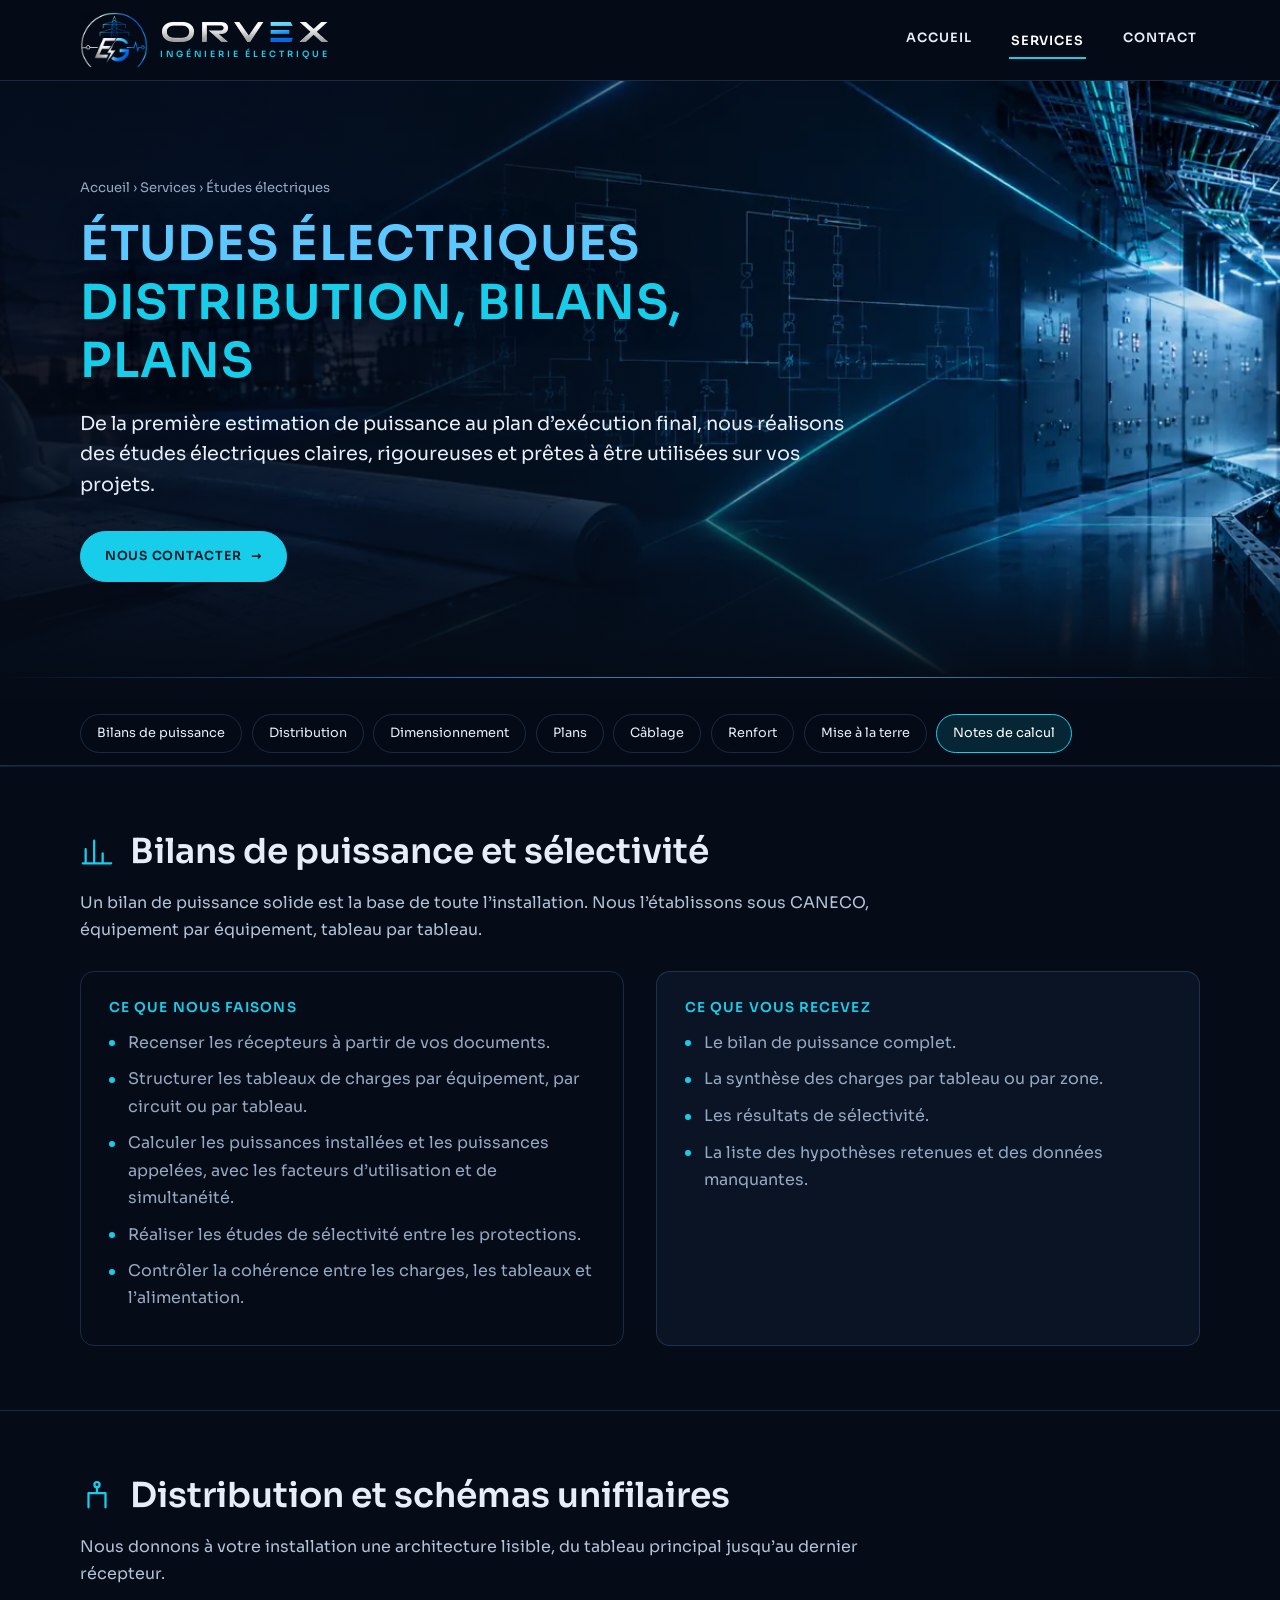
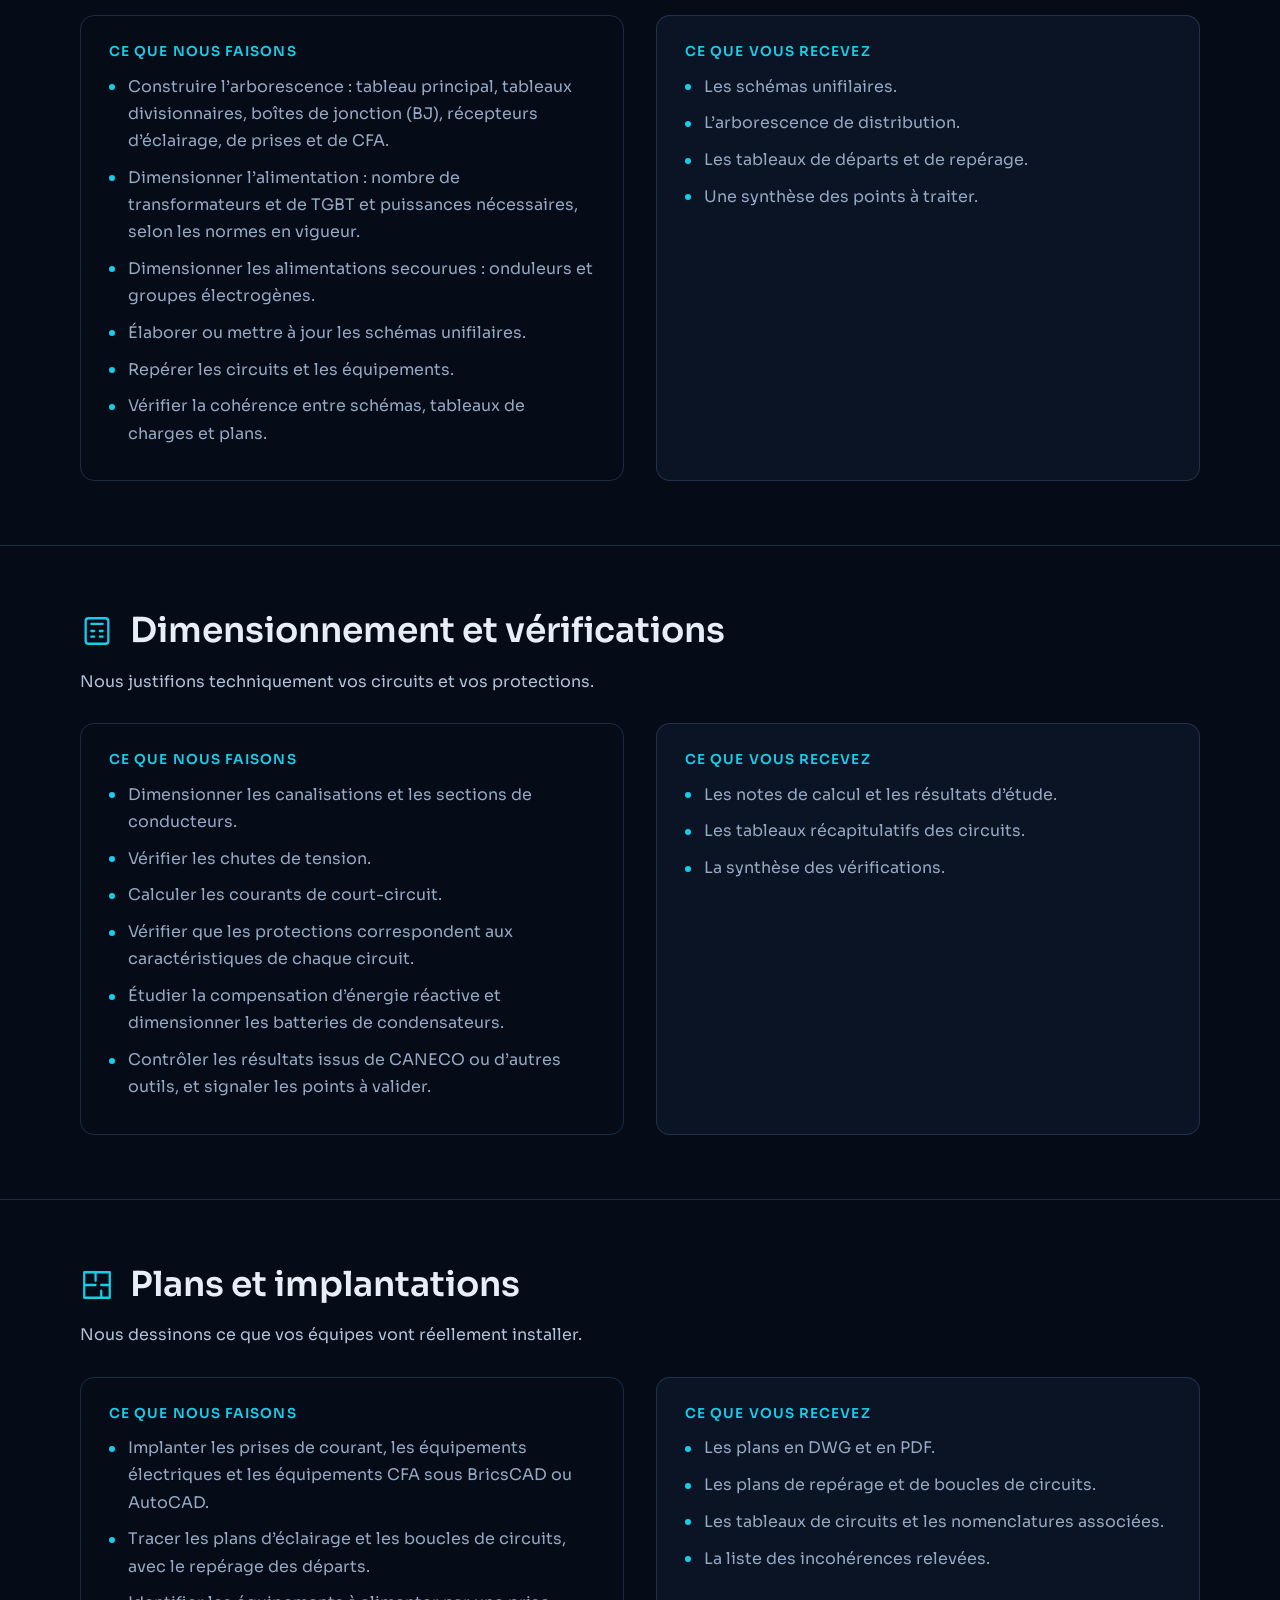
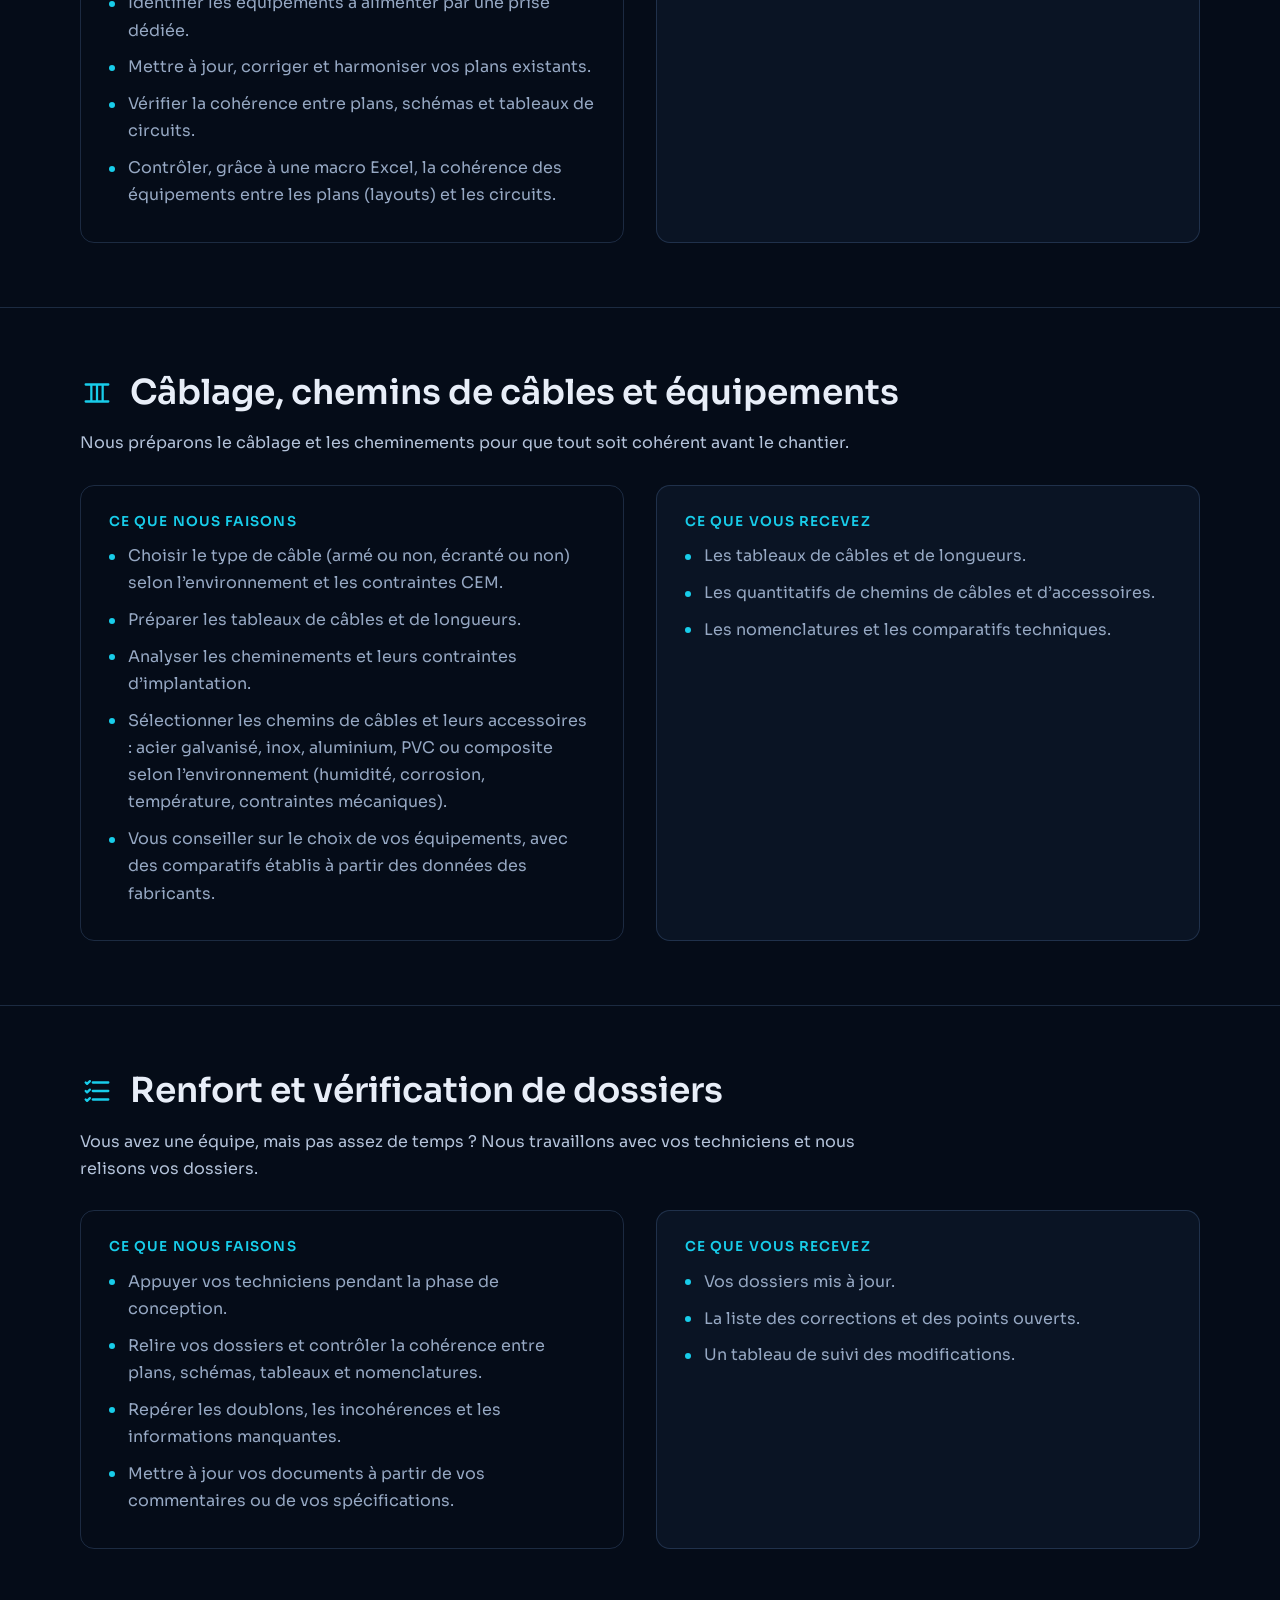
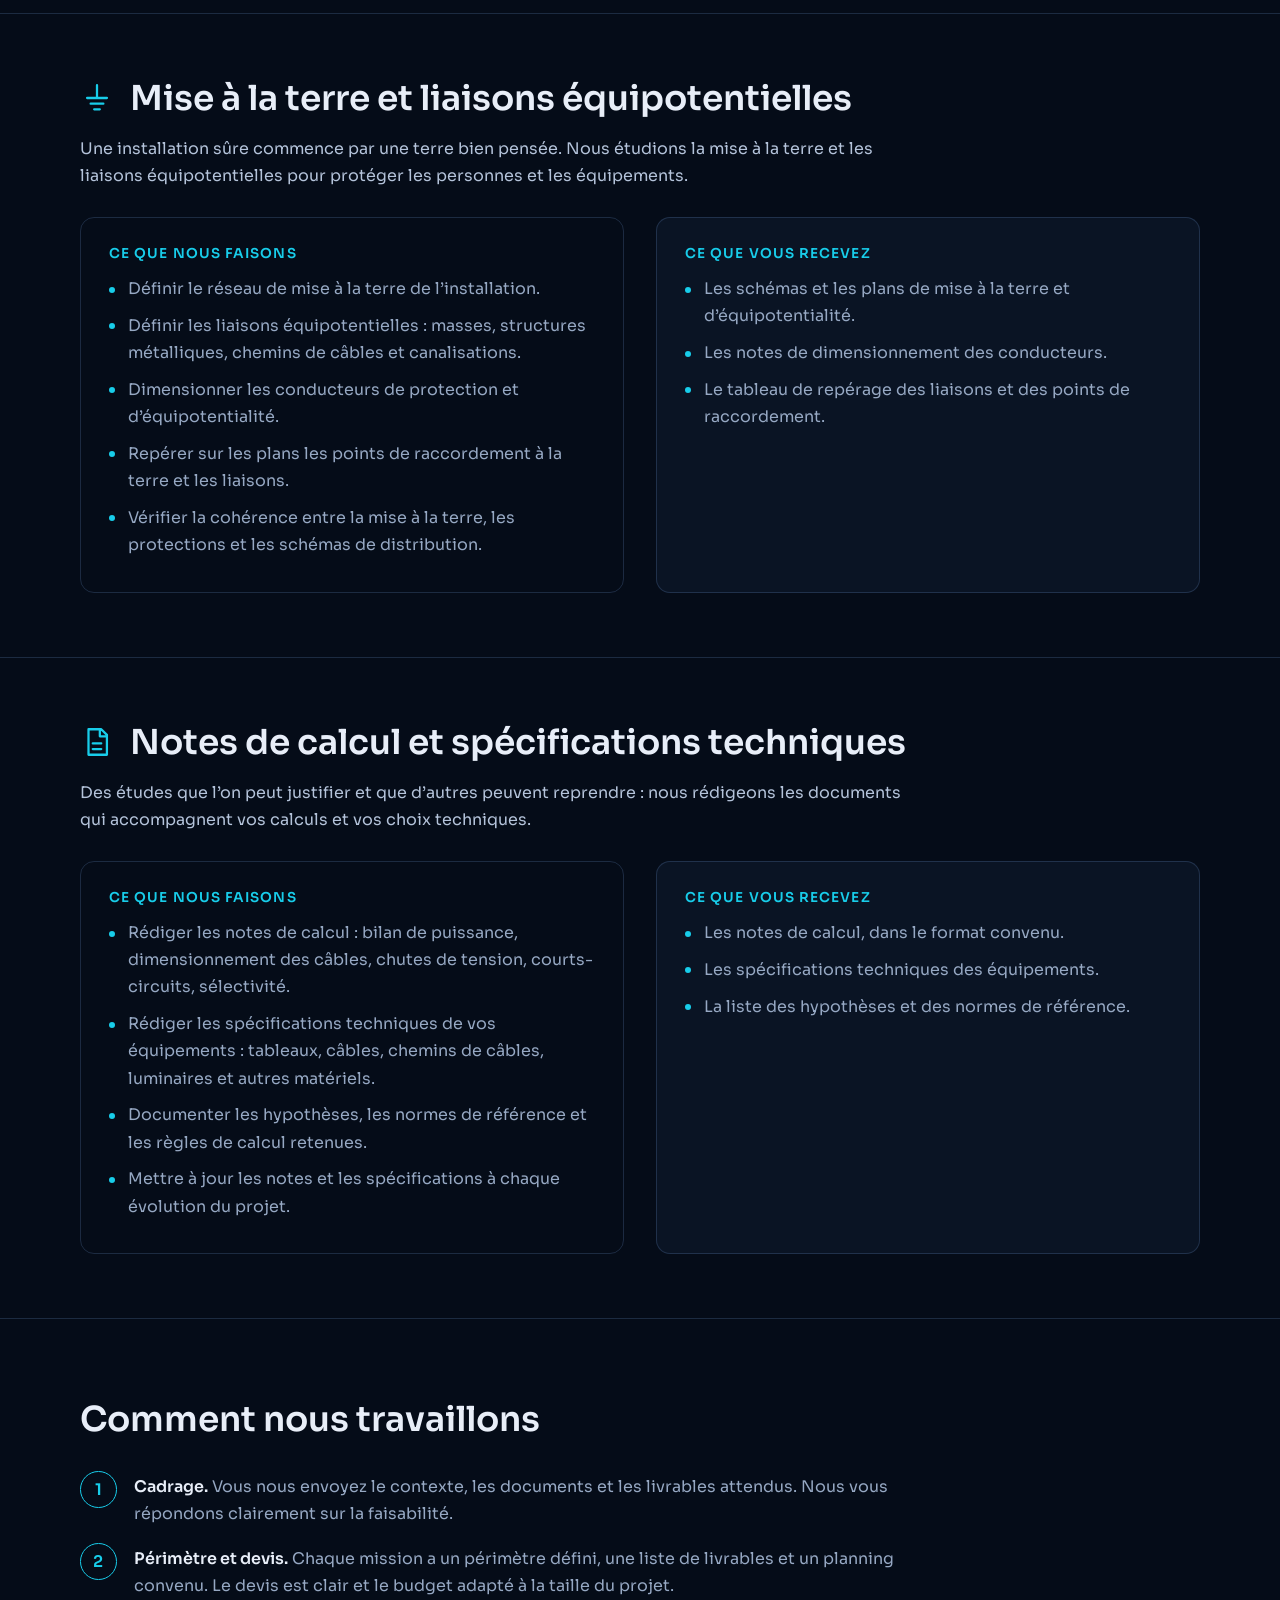
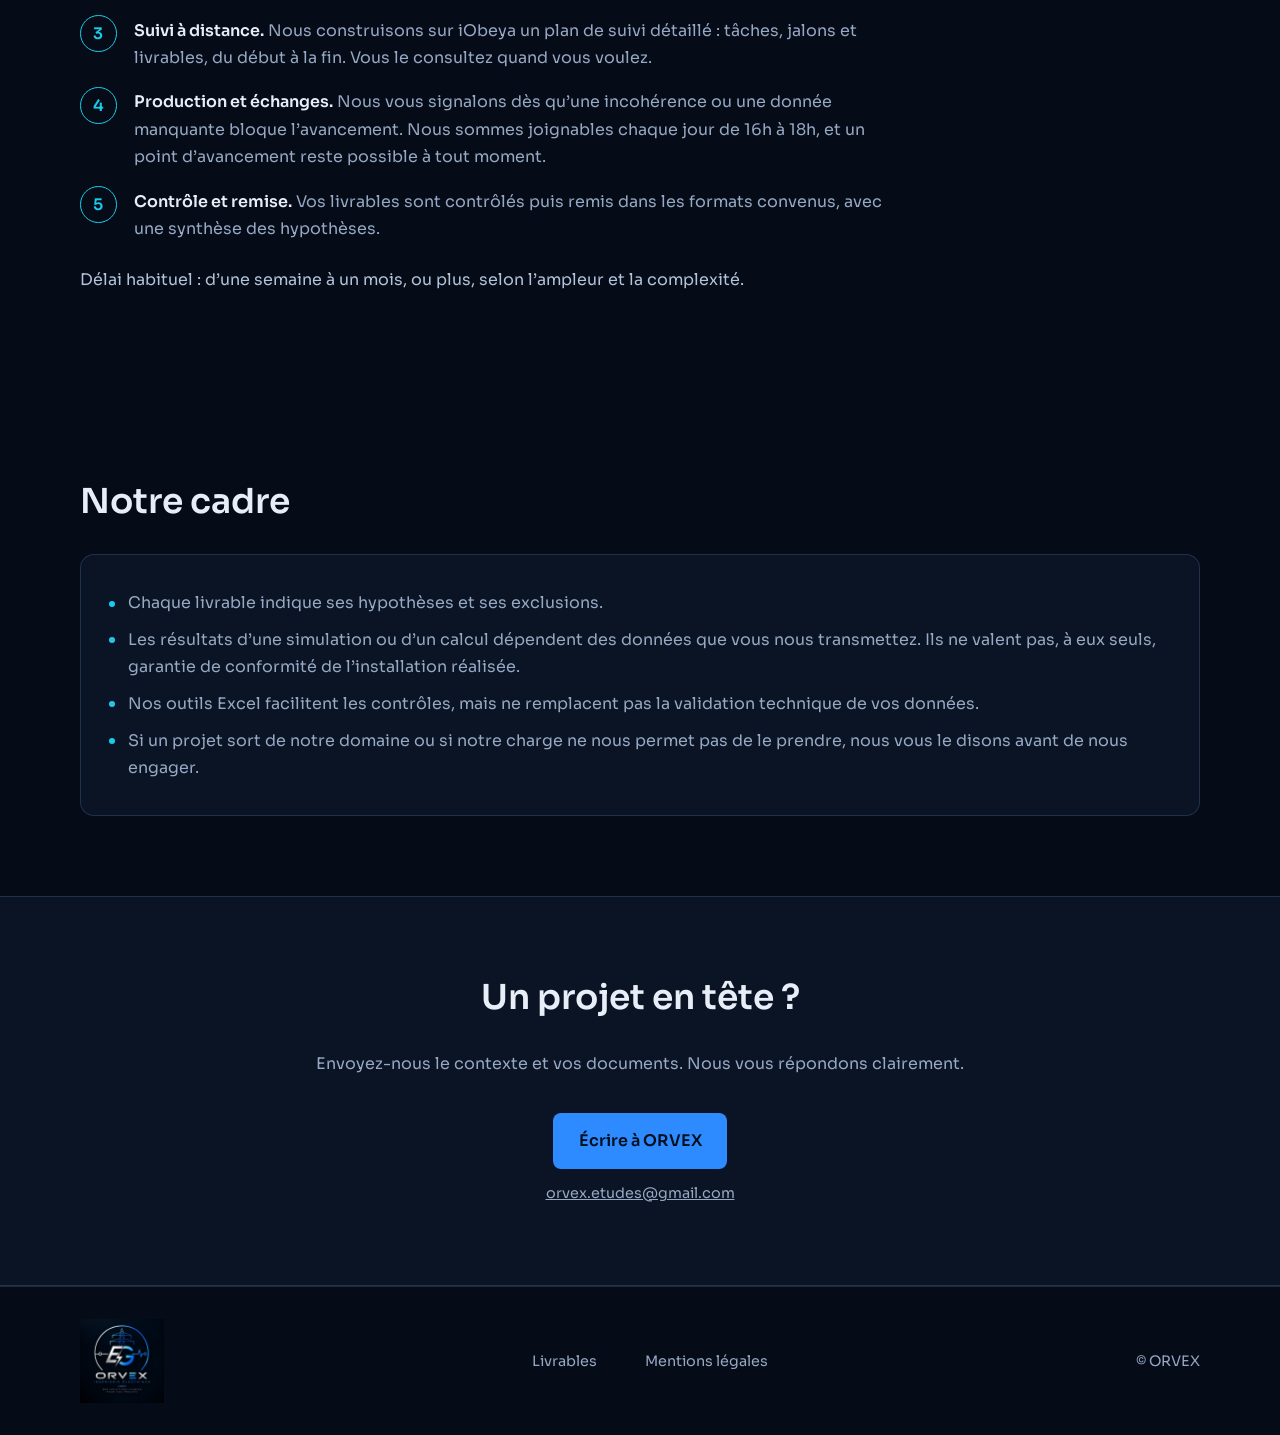
<file: etudes-electriques.html>
<!DOCTYPE html>
<html lang="fr">
<head>
<meta charset="utf-8">
<meta name="viewport" content="width=device-width, initial-scale=1, viewport-fit=cover">
<title>Études électriques CFO/CFA, bilans et plans | ORVEX</title>
<meta name="description" content="Bilans de puissance, sélectivité, schémas unifilaires, dimensionnement, plans d’implantation, mise à la terre et notes de calcul : installations BT et MT.">
<link rel="canonical" href="https://orvexetudes-cmd.github.io/orvex-ingenierie.github.io/etudes-electriques.html">
<meta name="robots" content="index, follow">
<meta name="theme-color" content="#050c18">
<meta property="og:type" content="website"><meta property="og:locale" content="fr_FR"><meta property="og:site_name" content="ORVEX"><meta property="og:title" content="Études électriques CFO/CFA, bilans et plans | ORVEX"><meta property="og:description" content="Bilans de puissance, sélectivité, schémas unifilaires, dimensionnement, plans d’implantation, mise à la terre et notes de calcul : installations BT et MT."><meta property="og:url" content="https://orvexetudes-cmd.github.io/orvex-ingenierie.github.io/etudes-electriques.html"><meta property="og:image" content="https://orvexetudes-cmd.github.io/orvex-ingenierie.github.io/img/og.jpg"><meta name="twitter:card" content="summary_large_image">
<link rel="icon" href="favicon.ico" sizes="48x48"><link rel="icon" type="image/png" sizes="96x96" href="img/favicon-96.png"><link rel="icon" type="image/png" sizes="192x192" href="img/favicon-192.png"><link rel="apple-touch-icon" href="img/apple-touch-icon.png">
<link rel="preload" href="fonts/sora-latin-600-normal.woff2" as="font" type="font/woff2" crossorigin><link rel="preload" href="fonts/sora-latin-400-normal.woff2" as="font" type="font/woff2" crossorigin><link rel="preload" href="img/hero.webp" as="image" fetchpriority="high">
<link rel="stylesheet" href="styles.css">
<script type="application/ld+json">[{"@context": "https://schema.org", "@type": "BreadcrumbList", "itemListElement": [{"@type": "ListItem", "position": 1, "name": "Accueil", "item": "https://orvexetudes-cmd.github.io/orvex-ingenierie.github.io/"}, {"@type": "ListItem", "position": 2, "name": "Services", "item": "https://orvexetudes-cmd.github.io/orvex-ingenierie.github.io/index.html#services"}, {"@type": "ListItem", "position": 3, "name": "Études électriques", "item": "https://orvexetudes-cmd.github.io/orvex-ingenierie.github.io/etudes-electriques.html"}]}, {"@context": "https://schema.org", "@type": "Service", "name": "Études électriques", "serviceType": "Études électriques", "description": "Bilans de puissance, sélectivité, schémas unifilaires, dimensionnement, plans d’implantation, mise à la terre et notes de calcul : installations BT et MT.", "provider": {"@type": "Organization", "name": "ORVEX", "url": "https://orvexetudes-cmd.github.io/orvex-ingenierie.github.io/"}}]</script>
</head>
<body>
<a class="skip" href="#contenu">Aller au contenu</a>
<header><div class="wrap bar"><a class="brand" href="index.html" aria-label="ORVEX, ingénierie électrique, accueil"><img class="em" src="img/emblem.webp" alt="" width="168" height="138"><span class="lock"><img class="wm" src="img/wordmark.webp" alt="ORVEX" width="340" height="48"><span class="tag" aria-hidden="true"><span>I</span><span>N</span><span>G</span><span>É</span><span>N</span><span>I</span><span>E</span><span>R</span><span>I</span><span>E</span><i></i><span>É</span><span>L</span><span>E</span><span>C</span><span>T</span><span>R</span><span>I</span><span>Q</span><span>U</span><span>E</span></span></span></a>
<nav aria-label="Navigation principale"><a href="index.html">Accueil</a><div class="dd"><a href="index.html#services" aria-haspopup="true" aria-expanded="false" aria-current="page">Services</a><div class="menu"><a href="index.html#services">Tous les services</a><a href="etudes-electriques.html">Études électriques<small>Distribution, bilans, plans</small></a><a href="eclairage.html">Éclairage<small>Simulation DIALux</small></a><a href="chiffrage.html">Chiffrage<small>Métrés et quantitatifs</small></a></div></div><a href="#contact">Contact</a></nav></div></header>
<main id="contenu">
<div class="hero sub"><div class="wrap"><div class="in">
<p class="crumb"><a href="index.html">Accueil</a> › <a href="index.html#services">Services</a> › Études électriques</p>
<h1>Études électriques <span>Distribution, bilans, plans</span></h1>
<p class="tagline">De la première estimation de puissance au plan d’exécution final, nous réalisons des études électriques claires, rigoureuses et prêtes à être utilisées sur vos projets.</p>
<div class="cta"><a class="p" href="#contact">Nous contacter <span aria-hidden="true">→</span></a></div>
</div></div></div>
<div class="pbar"><div class="wrap pin"><a href="#p1">Bilans de puissance</a><a href="#p2">Distribution</a><a href="#p3">Dimensionnement</a><a href="#p4">Plans</a><a href="#p5">Câblage</a><a href="#p6">Renfort</a><a href="#p7">Mise à la terre</a><a href="#p8">Notes de calcul</a></div></div>
<section class="ps" id="p1"><div class="wrap"><div class="ph2"><svg viewBox="0 0 24 24" aria-hidden="true"><path d="M4 20V10M10 20V4M16 20v-7M22 20H2"/></svg><h2>Bilans de puissance et sélectivité</h2></div><p class="pi">Un bilan de puissance solide est la base de toute l’installation. Nous l’établissons sous CANECO, équipement par équipement, tableau par tableau.</p><div class="cols"><div><h3>Ce que nous faisons</h3><ul><li>Recenser les récepteurs à partir de vos documents.</li><li>Structurer les tableaux de charges par équipement, par circuit ou par tableau.</li><li>Calculer les puissances installées et les puissances appelées, avec les facteurs d’utilisation et de simultanéité.</li><li>Réaliser les études de sélectivité entre les protections.</li><li>Contrôler la cohérence entre les charges, les tableaux et l’alimentation.</li></ul></div><div><h3>Ce que vous recevez</h3><ul><li>Le bilan de puissance complet.</li><li>La synthèse des charges par tableau ou par zone.</li><li>Les résultats de sélectivité.</li><li>La liste des hypothèses retenues et des données manquantes.</li></ul></div></div></div></section>
<section class="ps" id="p2"><div class="wrap"><div class="ph2"><svg viewBox="0 0 24 24" aria-hidden="true"><circle cx="12" cy="4" r="1.8"/><path d="M12 6v4M12 10H6v4M12 10h6v4M6 14v6M18 14v6"/></svg><h2>Distribution et schémas unifilaires</h2></div><p class="pi">Nous donnons à votre installation une architecture lisible, du tableau principal jusqu’au dernier récepteur.</p><div class="cols"><div><h3>Ce que nous faisons</h3><ul><li>Construire l’arborescence : tableau principal, tableaux divisionnaires, boîtes de jonction (BJ), récepteurs d’éclairage, de prises et de CFA.</li><li>Dimensionner l’alimentation : nombre de transformateurs et de TGBT et puissances nécessaires, selon les normes en vigueur.</li><li>Dimensionner les alimentations secourues : onduleurs et groupes électrogènes.</li><li>Élaborer ou mettre à jour les schémas unifilaires.</li><li>Repérer les circuits et les équipements.</li><li>Vérifier la cohérence entre schémas, tableaux de charges et plans.</li></ul></div><div><h3>Ce que vous recevez</h3><ul><li>Les schémas unifilaires.</li><li>L’arborescence de distribution.</li><li>Les tableaux de départs et de repérage.</li><li>Une synthèse des points à traiter.</li></ul></div></div></div></section>
<section class="ps" id="p3"><div class="wrap"><div class="ph2"><svg viewBox="0 0 24 24" aria-hidden="true"><rect x="4" y="3" width="16" height="18" rx="2"/><path d="M8 7h8M8 12h2M14 12h2M8 16h2M14 16h2"/></svg><h2>Dimensionnement et vérifications</h2></div><p class="pi">Nous justifions techniquement vos circuits et vos protections.</p><div class="cols"><div><h3>Ce que nous faisons</h3><ul><li>Dimensionner les canalisations et les sections de conducteurs.</li><li>Vérifier les chutes de tension.</li><li>Calculer les courants de court-circuit.</li><li>Vérifier que les protections correspondent aux caractéristiques de chaque circuit.</li><li>Étudier la compensation d’énergie réactive et dimensionner les batteries de condensateurs.</li><li>Contrôler les résultats issus de CANECO ou d’autres outils, et signaler les points à valider.</li></ul></div><div><h3>Ce que vous recevez</h3><ul><li>Les notes de calcul et les résultats d’étude.</li><li>Les tableaux récapitulatifs des circuits.</li><li>La synthèse des vérifications.</li></ul></div></div></div></section>
<section class="ps" id="p4"><div class="wrap"><div class="ph2"><svg viewBox="0 0 24 24" aria-hidden="true"><path d="M3 3h18v18H3zM3 12h8M11 3v6M15 12h6M15 16v5"/></svg><h2>Plans et implantations</h2></div><p class="pi">Nous dessinons ce que vos équipes vont réellement installer.</p><div class="cols"><div><h3>Ce que nous faisons</h3><ul><li>Implanter les prises de courant, les équipements électriques et les équipements CFA sous BricsCAD ou AutoCAD.</li><li>Tracer les plans d’éclairage et les boucles de circuits, avec le repérage des départs.</li><li>Identifier les équipements à alimenter par une prise dédiée.</li><li>Mettre à jour, corriger et harmoniser vos plans existants.</li><li>Vérifier la cohérence entre plans, schémas et tableaux de circuits.</li><li>Contrôler, grâce à une macro Excel, la cohérence des équipements entre les plans (layouts) et les circuits.</li></ul></div><div><h3>Ce que vous recevez</h3><ul><li>Les plans en DWG et en PDF.</li><li>Les plans de repérage et de boucles de circuits.</li><li>Les tableaux de circuits et les nomenclatures associées.</li><li>La liste des incohérences relevées.</li></ul></div></div></div></section>
<section class="ps" id="p5"><div class="wrap"><div class="ph2"><svg viewBox="0 0 24 24" aria-hidden="true"><path d="M4 6h16M4 18h16M8 6v12M12 6v12M16 6v12"/></svg><h2>Câblage, chemins de câbles et équipements</h2></div><p class="pi">Nous préparons le câblage et les cheminements pour que tout soit cohérent avant le chantier.</p><div class="cols"><div><h3>Ce que nous faisons</h3><ul><li>Choisir le type de câble (armé ou non, écranté ou non) selon l’environnement et les contraintes CEM.</li><li>Préparer les tableaux de câbles et de longueurs.</li><li>Analyser les cheminements et leurs contraintes d’implantation.</li><li>Sélectionner les chemins de câbles et leurs accessoires : acier galvanisé, inox, aluminium, PVC ou composite selon l’environnement (humidité, corrosion, température, contraintes mécaniques).</li><li>Vous conseiller sur le choix de vos équipements, avec des comparatifs établis à partir des données des fabricants.</li></ul></div><div><h3>Ce que vous recevez</h3><ul><li>Les tableaux de câbles et de longueurs.</li><li>Les quantitatifs de chemins de câbles et d’accessoires.</li><li>Les nomenclatures et les comparatifs techniques.</li></ul></div></div></div></section>
<section class="ps" id="p6"><div class="wrap"><div class="ph2"><svg viewBox="0 0 24 24" aria-hidden="true"><path d="M9 6h11M9 12h11M9 18h11M4 6l1 1 2-2M4 12l1 1 2-2M4 18l1 1 2-2"/></svg><h2>Renfort et vérification de dossiers</h2></div><p class="pi">Vous avez une équipe, mais pas assez de temps ? Nous travaillons avec vos techniciens et nous relisons vos dossiers.</p><div class="cols"><div><h3>Ce que nous faisons</h3><ul><li>Appuyer vos techniciens pendant la phase de conception.</li><li>Relire vos dossiers et contrôler la cohérence entre plans, schémas, tableaux et nomenclatures.</li><li>Repérer les doublons, les incohérences et les informations manquantes.</li><li>Mettre à jour vos documents à partir de vos commentaires ou de vos spécifications.</li></ul></div><div><h3>Ce que vous recevez</h3><ul><li>Vos dossiers mis à jour.</li><li>La liste des corrections et des points ouverts.</li><li>Un tableau de suivi des modifications.</li></ul></div></div></div></section>
<section class="ps" id="p7"><div class="wrap"><div class="ph2"><svg viewBox="0 0 24 24" aria-hidden="true"><path d="M12 3v9M5 12h14M7.5 16h9M10 20h4"/></svg><h2>Mise à la terre et liaisons équipotentielles</h2></div><p class="pi">Une installation sûre commence par une terre bien pensée. Nous étudions la mise à la terre et les liaisons équipotentielles pour protéger les personnes et les équipements.</p><div class="cols"><div><h3>Ce que nous faisons</h3><ul><li>Définir le réseau de mise à la terre de l’installation.</li><li>Définir les liaisons équipotentielles : masses, structures métalliques, chemins de câbles et canalisations.</li><li>Dimensionner les conducteurs de protection et d’équipotentialité.</li><li>Repérer sur les plans les points de raccordement à la terre et les liaisons.</li><li>Vérifier la cohérence entre la mise à la terre, les protections et les schémas de distribution.</li></ul></div><div><h3>Ce que vous recevez</h3><ul><li>Les schémas et les plans de mise à la terre et d’équipotentialité.</li><li>Les notes de dimensionnement des conducteurs.</li><li>Le tableau de repérage des liaisons et des points de raccordement.</li></ul></div></div></div></section>
<section class="ps" id="p8"><div class="wrap"><div class="ph2"><svg viewBox="0 0 24 24" aria-hidden="true"><path d="M6 3h9l4 4v14H6zM14 3v5h5M9 13h6M9 17h6"/></svg><h2>Notes de calcul et spécifications techniques</h2></div><p class="pi">Des études que l’on peut justifier et que d’autres peuvent reprendre : nous rédigeons les documents qui accompagnent vos calculs et vos choix techniques.</p><div class="cols"><div><h3>Ce que nous faisons</h3><ul><li>Rédiger les notes de calcul : bilan de puissance, dimensionnement des câbles, chutes de tension, courts-circuits, sélectivité.</li><li>Rédiger les spécifications techniques de vos équipements : tableaux, câbles, chemins de câbles, luminaires et autres matériels.</li><li>Documenter les hypothèses, les normes de référence et les règles de calcul retenues.</li><li>Mettre à jour les notes et les spécifications à chaque évolution du projet.</li></ul></div><div><h3>Ce que vous recevez</h3><ul><li>Les notes de calcul, dans le format convenu.</li><li>Les spécifications techniques des équipements.</li><li>La liste des hypothèses et des normes de référence.</li></ul></div></div></div></section>
<section class="how"><div class="wrap"><h2>Comment nous travaillons</h2><ol class="steps"><li><b>Cadrage.</b> Vous nous envoyez le contexte, les documents et les livrables attendus. Nous vous répondons clairement sur la faisabilité.</li><li><b>Périmètre et devis.</b> Chaque mission a un périmètre défini, une liste de livrables et un planning convenu. Le devis est clair et le budget adapté à la taille du projet.</li><li><b>Suivi à distance.</b> Nous construisons sur iObeya un plan de suivi détaillé : tâches, jalons et livrables, du début à la fin. Vous le consultez quand vous voulez.</li><li><b>Production et échanges.</b> Nous vous signalons dès qu’une incohérence ou une donnée manquante bloque l’avancement. Nous sommes joignables chaque jour de 16h à 18h, et un point d’avancement reste possible à tout moment.</li><li><b>Contrôle et remise.</b> Vos livrables sont contrôlés puis remis dans les formats convenus, avec une synthèse des hypothèses.</li></ol><p class="pi">Délai habituel : d’une semaine à un mois, ou plus, selon l’ampleur et la complexité.</p></div></section>
<section><div class="wrap"><h2>Notre cadre</h2><div class="cad"><ul><li>Chaque livrable indique ses hypothèses et ses exclusions.</li><li>Les résultats d’une simulation ou d’un calcul dépendent des données que vous nous transmettez. Ils ne valent pas, à eux seuls, garantie de conformité de l’installation réalisée.</li><li>Nos outils Excel facilitent les contrôles, mais ne remplacent pas la validation technique de vos données.</li><li>Si un projet sort de notre domaine ou si notre charge ne nous permet pas de le prendre, nous vous le disons avant de nous engager.</li></ul></div></div></section>
<section id="contact" class="contact why"><div class="wrap"><h2>Un projet en tête ?</h2><p>Envoyez-nous le contexte et vos documents. Nous vous répondons clairement.</p><a class="btn" href="mailto:orvex.etudes@gmail.com?subject=Demande%20de%20contact%20ORVEX">Écrire à ORVEX</a><a class="mail" href="mailto:orvex.etudes@gmail.com">orvex.etudes@gmail.com</a></div></section>
</main>
<footer>
<div class="wrap foot">
<img src="img/logo.webp" width="340" height="340" alt="ORVEX, ingénierie électrique. Des solutions fiables pour vos projets">
<nav aria-label="Informations"><a href="livrables.html">Livrables</a><a href="mentions-legales.html">Mentions légales</a></nav>
<span>© ORVEX</span>
</div>
</footer>
<script src="script.js" defer></script>
</body>
</html>
</file>
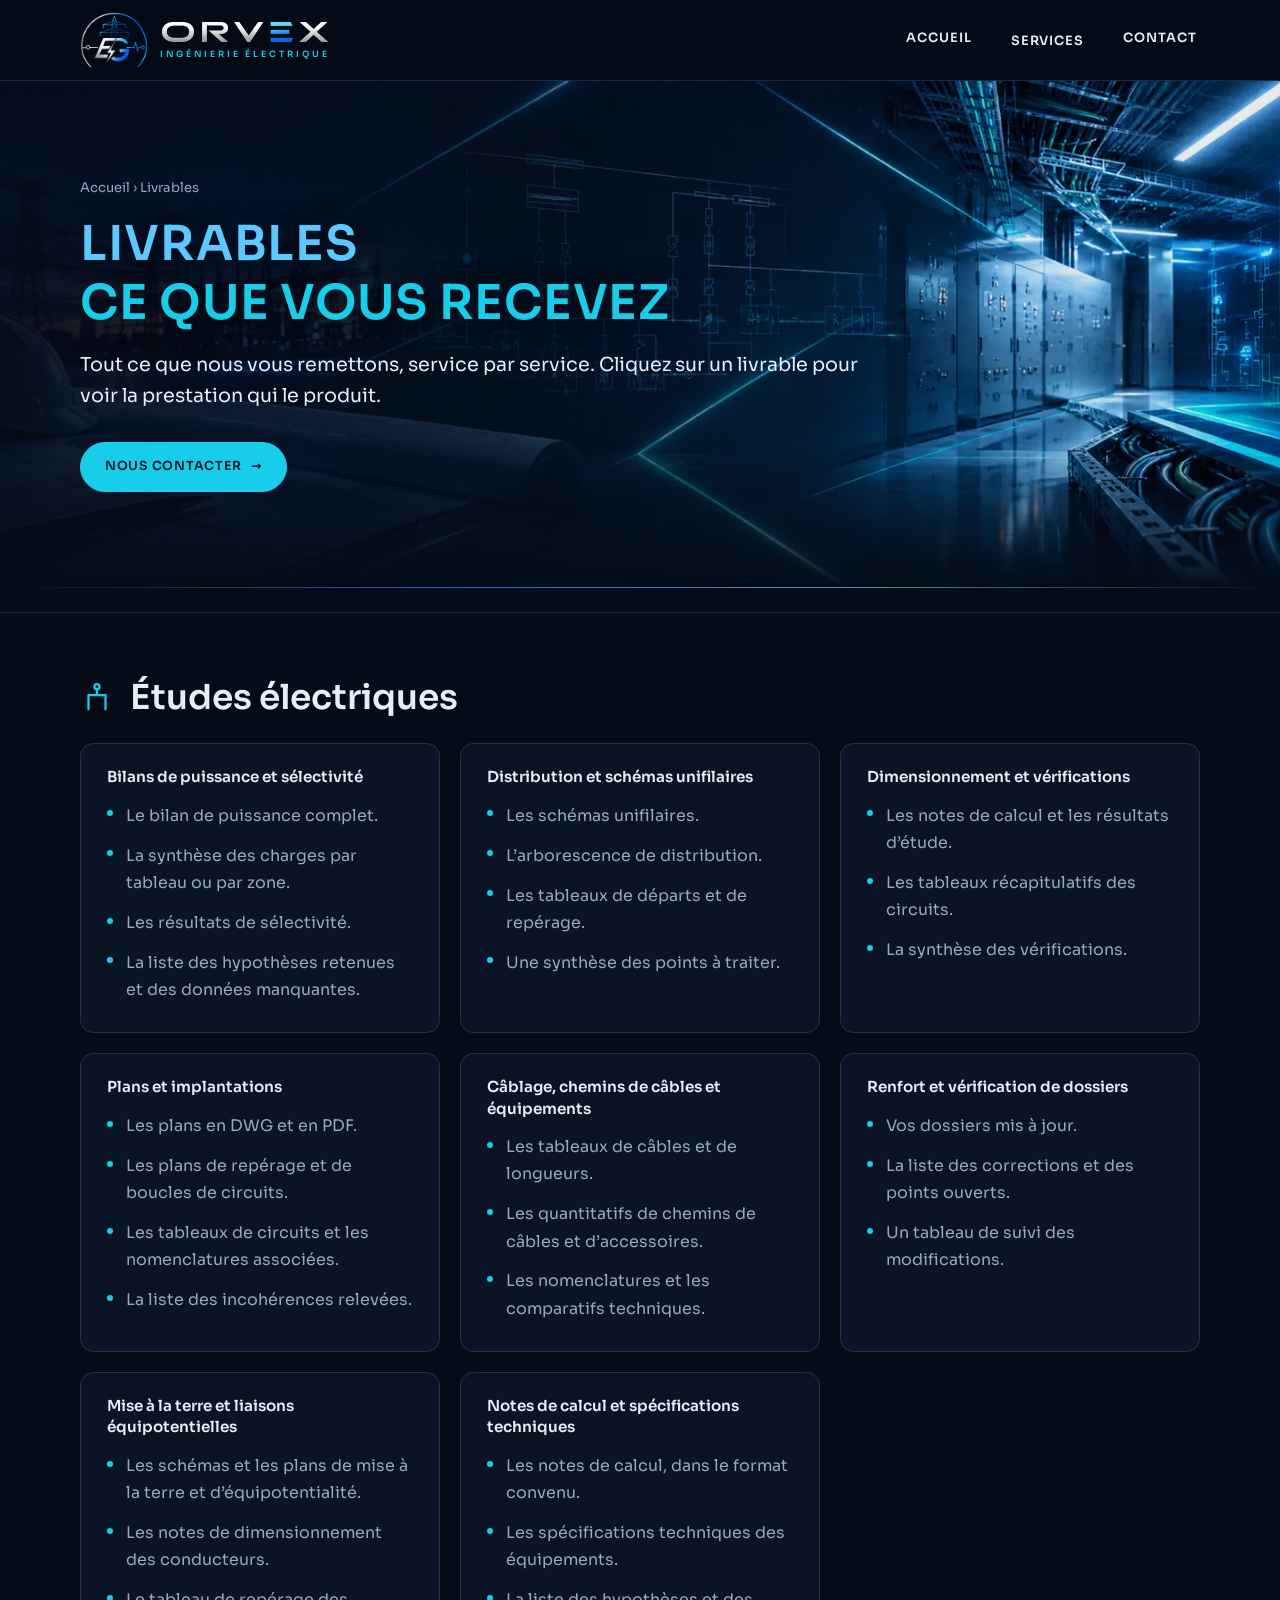
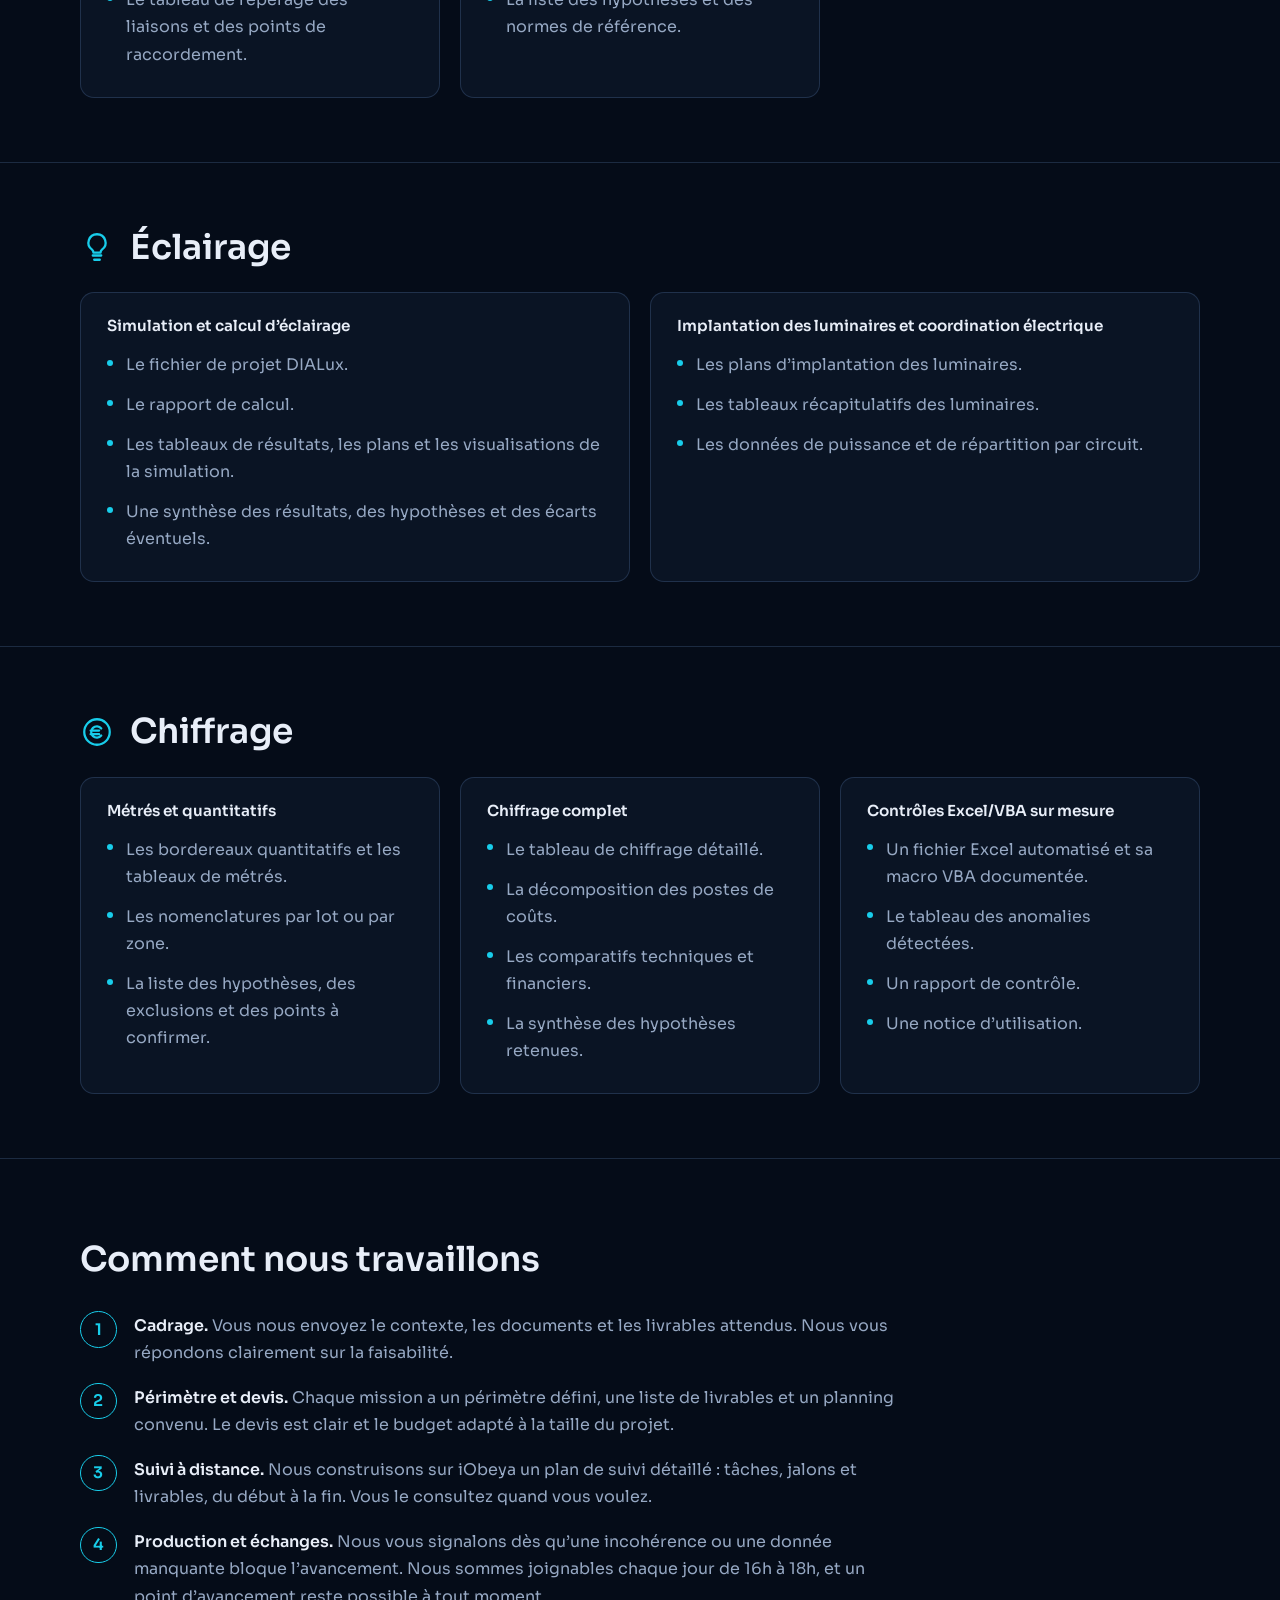
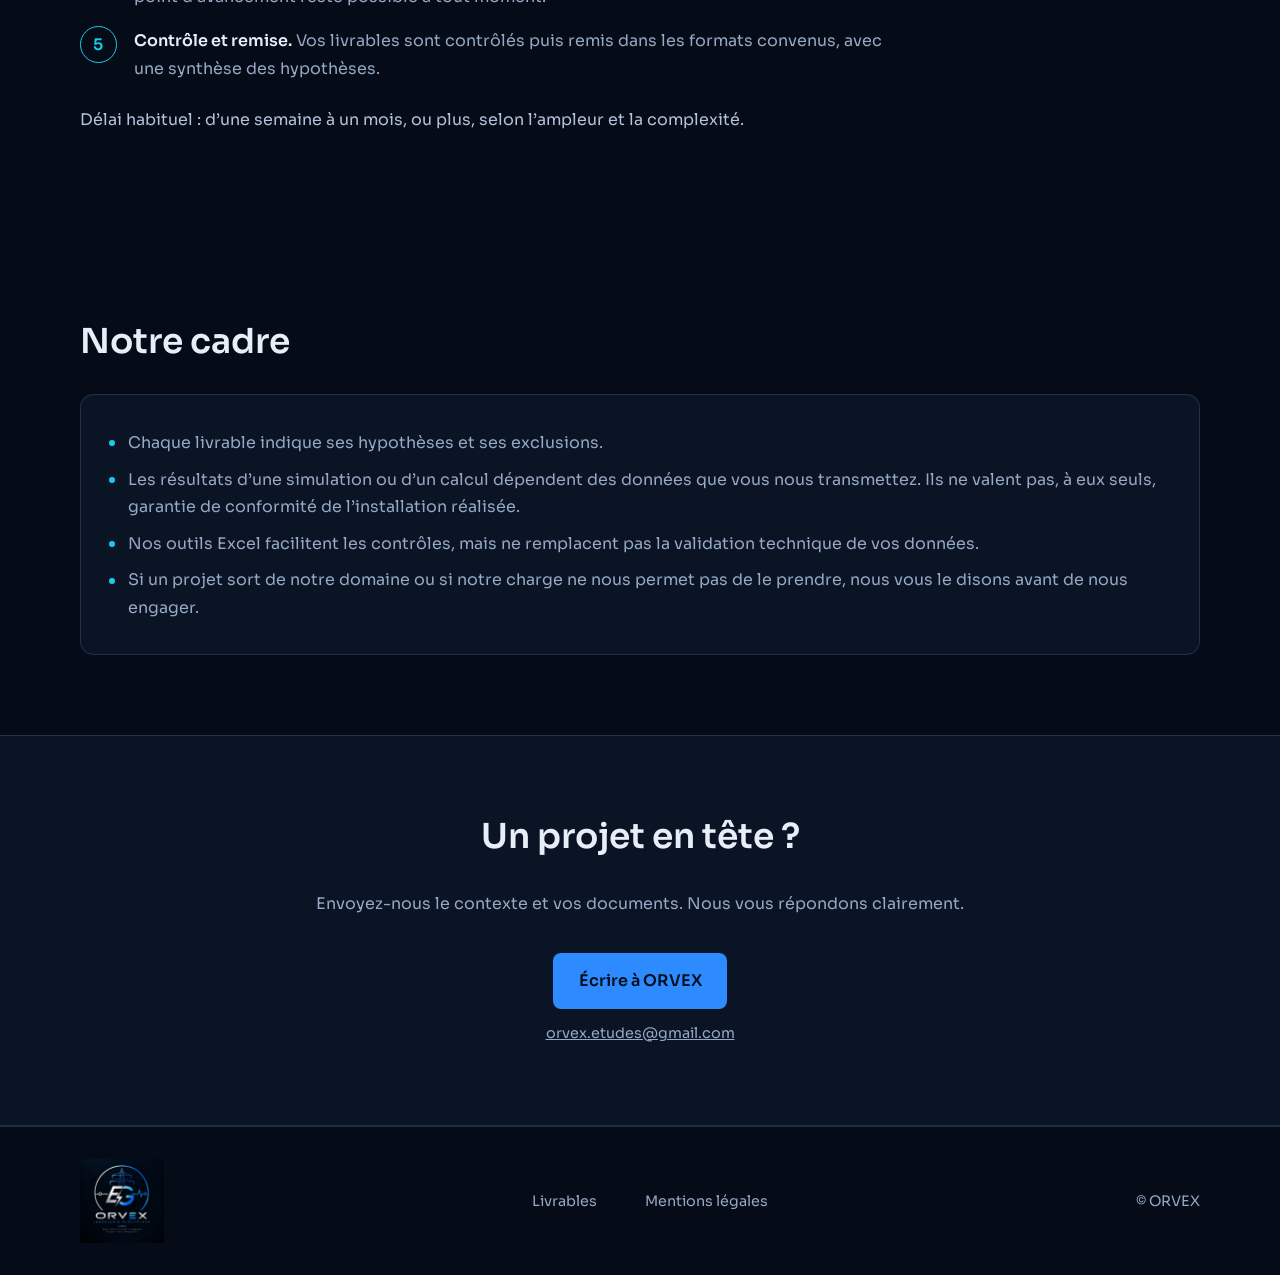
<file: livrables.html>
<!DOCTYPE html>
<html lang="fr">
<head>
<meta charset="utf-8">
<meta name="viewport" content="width=device-width, initial-scale=1, viewport-fit=cover">
<title>Livrables des études électriques | ORVEX</title>
<meta name="description" content="Tous les livrables remis par ORVEX : bilans de puissance, schémas unifilaires, plans, rapports DIALux, métrés, chiffrage et notes de calcul.">
<link rel="canonical" href="https://orvexetudes-cmd.github.io/orvex-ingenierie.github.io/livrables.html">
<meta name="robots" content="index, follow">
<meta name="theme-color" content="#050c18">
<meta property="og:type" content="website"><meta property="og:locale" content="fr_FR"><meta property="og:site_name" content="ORVEX"><meta property="og:title" content="Livrables des études électriques | ORVEX"><meta property="og:description" content="Tous les livrables remis par ORVEX : bilans de puissance, schémas unifilaires, plans, rapports DIALux, métrés, chiffrage et notes de calcul."><meta property="og:url" content="https://orvexetudes-cmd.github.io/orvex-ingenierie.github.io/livrables.html"><meta property="og:image" content="https://orvexetudes-cmd.github.io/orvex-ingenierie.github.io/img/og.jpg"><meta name="twitter:card" content="summary_large_image">
<link rel="icon" href="favicon.ico" sizes="48x48"><link rel="icon" type="image/png" sizes="96x96" href="img/favicon-96.png"><link rel="icon" type="image/png" sizes="192x192" href="img/favicon-192.png"><link rel="apple-touch-icon" href="img/apple-touch-icon.png">
<link rel="preload" href="fonts/sora-latin-600-normal.woff2" as="font" type="font/woff2" crossorigin><link rel="preload" href="fonts/sora-latin-400-normal.woff2" as="font" type="font/woff2" crossorigin><link rel="preload" href="img/hero.webp" as="image" fetchpriority="high">
<link rel="stylesheet" href="styles.css">
<script type="application/ld+json">[{"@context": "https://schema.org", "@type": "BreadcrumbList", "itemListElement": [{"@type": "ListItem", "position": 1, "name": "Accueil", "item": "https://orvexetudes-cmd.github.io/orvex-ingenierie.github.io/"}, {"@type": "ListItem", "position": 2, "name": "Livrables", "item": "https://orvexetudes-cmd.github.io/orvex-ingenierie.github.io/livrables.html"}]}]</script>
</head>
<body>
<a class="skip" href="#contenu">Aller au contenu</a>
<header><div class="wrap bar"><a class="brand" href="index.html" aria-label="ORVEX, ingénierie électrique, accueil"><img class="em" src="img/emblem.webp" alt="" width="168" height="138"><span class="lock"><img class="wm" src="img/wordmark.webp" alt="ORVEX" width="340" height="48"><span class="tag" aria-hidden="true"><span>I</span><span>N</span><span>G</span><span>É</span><span>N</span><span>I</span><span>E</span><span>R</span><span>I</span><span>E</span><i></i><span>É</span><span>L</span><span>E</span><span>C</span><span>T</span><span>R</span><span>I</span><span>Q</span><span>U</span><span>E</span></span></span></a>
<nav aria-label="Navigation principale"><a href="index.html">Accueil</a><div class="dd"><a href="index.html#services" aria-haspopup="true" aria-expanded="false">Services</a><div class="menu"><a href="index.html#services">Tous les services</a><a href="etudes-electriques.html">Études électriques<small>Distribution, bilans, plans</small></a><a href="eclairage.html">Éclairage<small>Simulation DIALux</small></a><a href="chiffrage.html">Chiffrage<small>Métrés et quantitatifs</small></a></div></div><a href="#contact">Contact</a></nav></div></header>
<main id="contenu">
<div class="hero sub"><div class="wrap"><div class="in">
<p class="crumb"><a href="index.html">Accueil</a> › Livrables</p>
<h1>Livrables <span>Ce que vous recevez</span></h1>
<p class="tagline">Tout ce que nous vous remettons, service par service. Cliquez sur un livrable pour voir la prestation qui le produit.</p>
<div class="cta"><a class="p" href="#contact">Nous contacter <span aria-hidden="true">→</span></a></div>
</div></div></div>
<section class="lvs"><div class="wrap"><div class="ph2"><svg viewBox="0 0 24 24" aria-hidden="true"><circle cx="12" cy="4" r="1.8"/><path d="M12 6v4M12 10H6v4M12 10h6v4M6 14v6M18 14v6"/></svg><h2>Études électriques</h2></div><div class="lvg"><div><h3>Bilans de puissance et sélectivité</h3><ul><li><a href="etudes-electriques.html#p1">Le bilan de puissance complet.</a></li><li><a href="etudes-electriques.html#p1">La synthèse des charges par tableau ou par zone.</a></li><li><a href="etudes-electriques.html#p1">Les résultats de sélectivité.</a></li><li><a href="etudes-electriques.html#p1">La liste des hypothèses retenues et des données manquantes.</a></li></ul></div><div><h3>Distribution et schémas unifilaires</h3><ul><li><a href="etudes-electriques.html#p2">Les schémas unifilaires.</a></li><li><a href="etudes-electriques.html#p2">L’arborescence de distribution.</a></li><li><a href="etudes-electriques.html#p2">Les tableaux de départs et de repérage.</a></li><li><a href="etudes-electriques.html#p2">Une synthèse des points à traiter.</a></li></ul></div><div><h3>Dimensionnement et vérifications</h3><ul><li><a href="etudes-electriques.html#p3">Les notes de calcul et les résultats d’étude.</a></li><li><a href="etudes-electriques.html#p3">Les tableaux récapitulatifs des circuits.</a></li><li><a href="etudes-electriques.html#p3">La synthèse des vérifications.</a></li></ul></div><div><h3>Plans et implantations</h3><ul><li><a href="etudes-electriques.html#p4">Les plans en DWG et en PDF.</a></li><li><a href="etudes-electriques.html#p4">Les plans de repérage et de boucles de circuits.</a></li><li><a href="etudes-electriques.html#p4">Les tableaux de circuits et les nomenclatures associées.</a></li><li><a href="etudes-electriques.html#p4">La liste des incohérences relevées.</a></li></ul></div><div><h3>Câblage, chemins de câbles et équipements</h3><ul><li><a href="etudes-electriques.html#p5">Les tableaux de câbles et de longueurs.</a></li><li><a href="etudes-electriques.html#p5">Les quantitatifs de chemins de câbles et d’accessoires.</a></li><li><a href="etudes-electriques.html#p5">Les nomenclatures et les comparatifs techniques.</a></li></ul></div><div><h3>Renfort et vérification de dossiers</h3><ul><li><a href="etudes-electriques.html#p6">Vos dossiers mis à jour.</a></li><li><a href="etudes-electriques.html#p6">La liste des corrections et des points ouverts.</a></li><li><a href="etudes-electriques.html#p6">Un tableau de suivi des modifications.</a></li></ul></div><div><h3>Mise à la terre et liaisons équipotentielles</h3><ul><li><a href="etudes-electriques.html#p7">Les schémas et les plans de mise à la terre et d’équipotentialité.</a></li><li><a href="etudes-electriques.html#p7">Les notes de dimensionnement des conducteurs.</a></li><li><a href="etudes-electriques.html#p7">Le tableau de repérage des liaisons et des points de raccordement.</a></li></ul></div><div><h3>Notes de calcul et spécifications techniques</h3><ul><li><a href="etudes-electriques.html#p8">Les notes de calcul, dans le format convenu.</a></li><li><a href="etudes-electriques.html#p8">Les spécifications techniques des équipements.</a></li><li><a href="etudes-electriques.html#p8">La liste des hypothèses et des normes de référence.</a></li></ul></div></div></div></section>
<section class="lvs"><div class="wrap"><div class="ph2"><svg viewBox="0 0 24 24" aria-hidden="true"><path d="M9 18h6M10 21h4M12 3a6 6 0 0 0-3.5 10.9c.6.5 1 1.2 1 2.1h5c0-.9.4-1.6 1-2.1A6 6 0 0 0 12 3z"/></svg><h2>Éclairage</h2></div><div class="lvg"><div><h3>Simulation et calcul d’éclairage</h3><ul><li><a href="eclairage.html#q1">Le fichier de projet DIALux.</a></li><li><a href="eclairage.html#q1">Le rapport de calcul.</a></li><li><a href="eclairage.html#q1">Les tableaux de résultats, les plans et les visualisations de la simulation.</a></li><li><a href="eclairage.html#q1">Une synthèse des résultats, des hypothèses et des écarts éventuels.</a></li></ul></div><div><h3>Implantation des luminaires et coordination électrique</h3><ul><li><a href="eclairage.html#q2">Les plans d’implantation des luminaires.</a></li><li><a href="eclairage.html#q2">Les tableaux récapitulatifs des luminaires.</a></li><li><a href="eclairage.html#q2">Les données de puissance et de répartition par circuit.</a></li></ul></div></div></div></section>
<section class="lvs"><div class="wrap"><div class="ph2"><svg viewBox="0 0 24 24" aria-hidden="true"><circle cx="12" cy="12" r="9"/><path d="M15 9.5a4 4 0 1 0 0 5M7.5 11h6M7.5 13.5h6"/></svg><h2>Chiffrage</h2></div><div class="lvg"><div><h3>Métrés et quantitatifs</h3><ul><li><a href="chiffrage.html#r1">Les bordereaux quantitatifs et les tableaux de métrés.</a></li><li><a href="chiffrage.html#r1">Les nomenclatures par lot ou par zone.</a></li><li><a href="chiffrage.html#r1">La liste des hypothèses, des exclusions et des points à confirmer.</a></li></ul></div><div><h3>Chiffrage complet</h3><ul><li><a href="chiffrage.html#r2">Le tableau de chiffrage détaillé.</a></li><li><a href="chiffrage.html#r2">La décomposition des postes de coûts.</a></li><li><a href="chiffrage.html#r2">Les comparatifs techniques et financiers.</a></li><li><a href="chiffrage.html#r2">La synthèse des hypothèses retenues.</a></li></ul></div><div><h3>Contrôles Excel/VBA sur mesure</h3><ul><li><a href="chiffrage.html#r3">Un fichier Excel automatisé et sa macro VBA documentée.</a></li><li><a href="chiffrage.html#r3">Le tableau des anomalies détectées.</a></li><li><a href="chiffrage.html#r3">Un rapport de contrôle.</a></li><li><a href="chiffrage.html#r3">Une notice d’utilisation.</a></li></ul></div></div></div></section>
<section class="how"><div class="wrap"><h2>Comment nous travaillons</h2><ol class="steps"><li><b>Cadrage.</b> Vous nous envoyez le contexte, les documents et les livrables attendus. Nous vous répondons clairement sur la faisabilité.</li><li><b>Périmètre et devis.</b> Chaque mission a un périmètre défini, une liste de livrables et un planning convenu. Le devis est clair et le budget adapté à la taille du projet.</li><li><b>Suivi à distance.</b> Nous construisons sur iObeya un plan de suivi détaillé : tâches, jalons et livrables, du début à la fin. Vous le consultez quand vous voulez.</li><li><b>Production et échanges.</b> Nous vous signalons dès qu’une incohérence ou une donnée manquante bloque l’avancement. Nous sommes joignables chaque jour de 16h à 18h, et un point d’avancement reste possible à tout moment.</li><li><b>Contrôle et remise.</b> Vos livrables sont contrôlés puis remis dans les formats convenus, avec une synthèse des hypothèses.</li></ol><p class="pi">Délai habituel : d’une semaine à un mois, ou plus, selon l’ampleur et la complexité.</p></div></section>
<section><div class="wrap"><h2>Notre cadre</h2><div class="cad"><ul><li>Chaque livrable indique ses hypothèses et ses exclusions.</li><li>Les résultats d’une simulation ou d’un calcul dépendent des données que vous nous transmettez. Ils ne valent pas, à eux seuls, garantie de conformité de l’installation réalisée.</li><li>Nos outils Excel facilitent les contrôles, mais ne remplacent pas la validation technique de vos données.</li><li>Si un projet sort de notre domaine ou si notre charge ne nous permet pas de le prendre, nous vous le disons avant de nous engager.</li></ul></div></div></section>
<section id="contact" class="contact why"><div class="wrap"><h2>Un projet en tête ?</h2><p>Envoyez-nous le contexte et vos documents. Nous vous répondons clairement.</p><a class="btn" href="mailto:orvex.etudes@gmail.com?subject=Demande%20de%20contact%20ORVEX">Écrire à ORVEX</a><a class="mail" href="mailto:orvex.etudes@gmail.com">orvex.etudes@gmail.com</a></div></section>
</main>
<footer>
<div class="wrap foot">
<img src="img/logo.webp" width="340" height="340" alt="ORVEX, ingénierie électrique. Des solutions fiables pour vos projets">
<nav aria-label="Informations"><a href="livrables.html">Livrables</a><a href="mentions-legales.html">Mentions légales</a></nav>
<span>© ORVEX</span>
</div>
</footer>
<script src="script.js" defer></script>
</body>
</html>
</file>
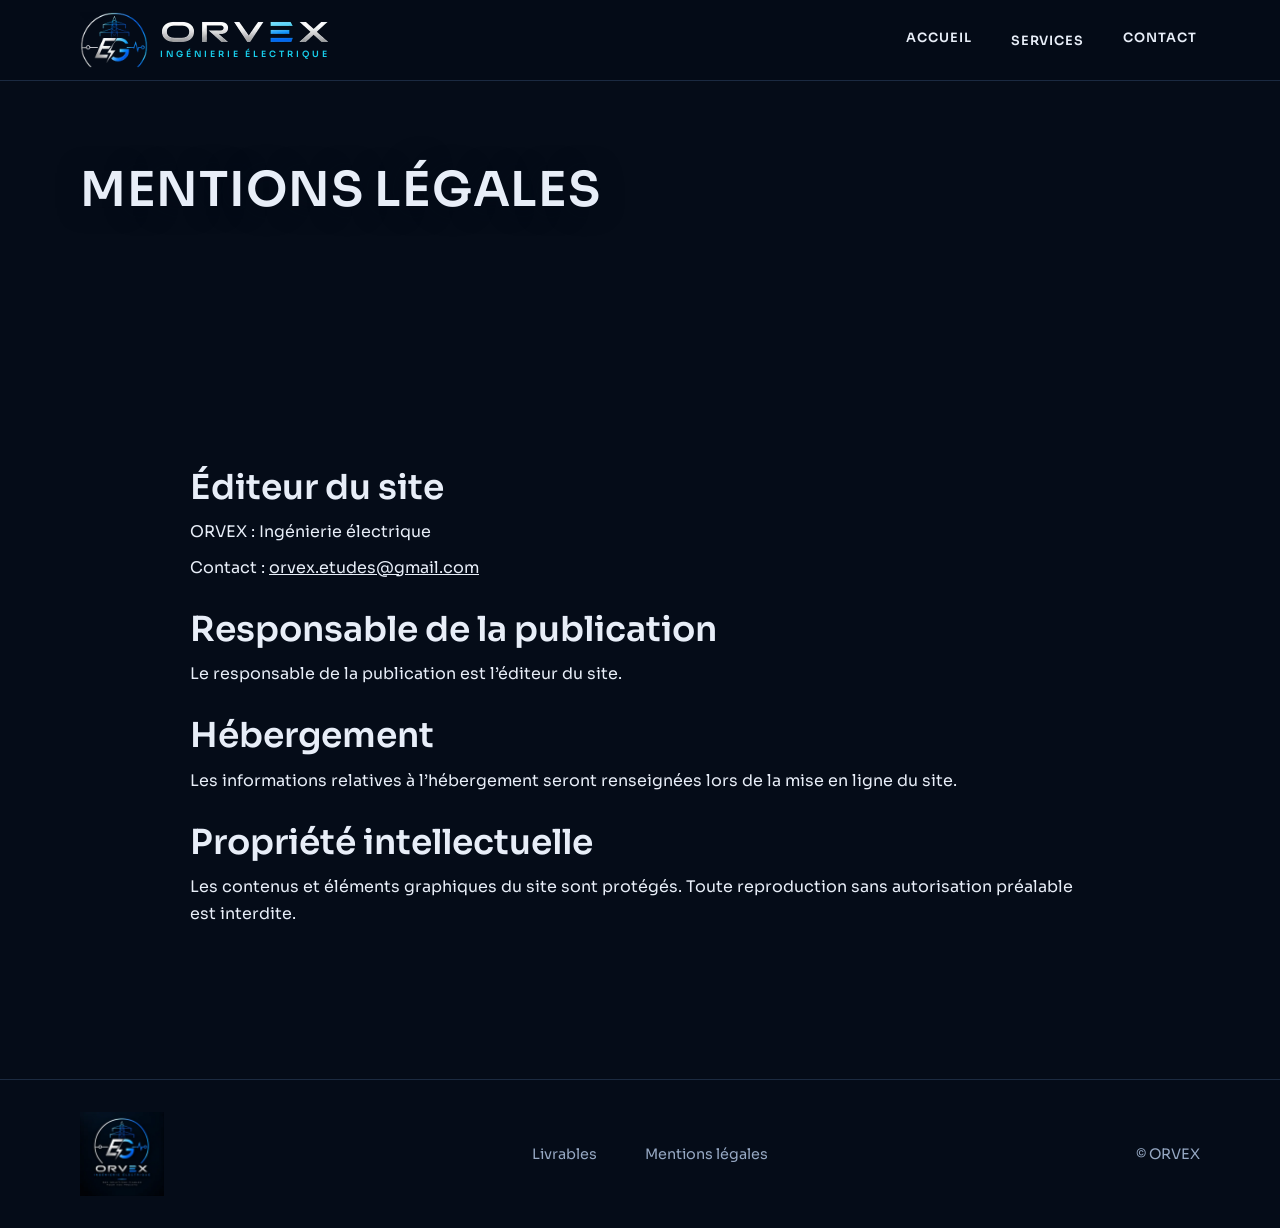
<file: mentions-legales.html>
<!DOCTYPE html>
<html lang="fr">
<head>
<meta charset="utf-8">
<meta name="viewport" content="width=device-width, initial-scale=1, viewport-fit=cover">
<title>Mentions légales | ORVEX</title>
<meta name="description" content="Mentions légales du site ORVEX, ingénierie électrique : éditeur, responsable de la publication, hébergement et propriété intellectuelle.">
<link rel="canonical" href="https://orvexetudes-cmd.github.io/orvex-ingenierie.github.io/mentions-legales.html">
<meta name="robots" content="index, follow">
<meta name="theme-color" content="#050c18">
<meta property="og:type" content="website"><meta property="og:locale" content="fr_FR"><meta property="og:site_name" content="ORVEX"><meta property="og:title" content="Mentions légales | ORVEX"><meta property="og:description" content="Mentions légales du site ORVEX, ingénierie électrique : éditeur, responsable de la publication, hébergement et propriété intellectuelle."><meta property="og:url" content="https://orvexetudes-cmd.github.io/orvex-ingenierie.github.io/mentions-legales.html"><meta property="og:image" content="https://orvexetudes-cmd.github.io/orvex-ingenierie.github.io/img/og.jpg"><meta name="twitter:card" content="summary_large_image">
<link rel="icon" href="favicon.ico" sizes="48x48"><link rel="icon" type="image/png" sizes="96x96" href="img/favicon-96.png"><link rel="icon" type="image/png" sizes="192x192" href="img/favicon-192.png"><link rel="apple-touch-icon" href="img/apple-touch-icon.png">
<link rel="preload" href="fonts/sora-latin-600-normal.woff2" as="font" type="font/woff2" crossorigin><link rel="preload" href="fonts/sora-latin-400-normal.woff2" as="font" type="font/woff2" crossorigin>
<link rel="stylesheet" href="styles.css">
<script type="application/ld+json">[{"@context": "https://schema.org", "@type": "BreadcrumbList", "itemListElement": [{"@type": "ListItem", "position": 1, "name": "Accueil", "item": "https://orvexetudes-cmd.github.io/orvex-ingenierie.github.io/"}, {"@type": "ListItem", "position": 2, "name": "Mentions légales", "item": "https://orvexetudes-cmd.github.io/orvex-ingenierie.github.io/mentions-legales.html"}]}]</script>
</head>
<body>
<a class="skip" href="#contenu">Aller au contenu</a>
<header><div class="wrap bar"><a class="brand" href="index.html" aria-label="ORVEX, ingénierie électrique, accueil"><img class="em" src="img/emblem.webp" alt="" width="168" height="138"><span class="lock"><img class="wm" src="img/wordmark.webp" alt="ORVEX" width="340" height="48"><span class="tag" aria-hidden="true"><span>I</span><span>N</span><span>G</span><span>É</span><span>N</span><span>I</span><span>E</span><span>R</span><span>I</span><span>E</span><i></i><span>É</span><span>L</span><span>E</span><span>C</span><span>T</span><span>R</span><span>I</span><span>Q</span><span>U</span><span>E</span></span></span></a>
<nav aria-label="Navigation principale"><a href="index.html">Accueil</a><div class="dd"><a href="index.html#services" aria-haspopup="true" aria-expanded="false">Services</a><div class="menu"><a href="index.html#services">Tous les services</a><a href="etudes-electriques.html">Études électriques<small>Distribution, bilans, plans</small></a><a href="eclairage.html">Éclairage<small>Simulation DIALux</small></a><a href="chiffrage.html">Chiffrage<small>Métrés et quantitatifs</small></a></div></div><a href="index.html#contact">Contact</a></nav></div></header>
<main id="contenu">
<section class="page-hero"><div class="wrap"><h1>Mentions légales</h1></div></section>
<section><div class="wrap legal-content">
<h2>Éditeur du site</h2>
<p>ORVEX : Ingénierie électrique</p>
<p>Contact : <a href="mailto:orvex.etudes@gmail.com">orvex.etudes@gmail.com</a></p>
<h2>Responsable de la publication</h2>
<p>Le responsable de la publication est l’éditeur du site.</p>
<h2>Hébergement</h2>
<p>Les informations relatives à l’hébergement seront renseignées lors de la mise en ligne du site.</p>
<h2>Propriété intellectuelle</h2>
<p>Les contenus et éléments graphiques du site sont protégés. Toute reproduction sans autorisation préalable est interdite.</p>
</div></section>
</main>
<footer>
<div class="wrap foot">
<img src="img/logo.webp" width="340" height="340" alt="ORVEX, ingénierie électrique. Des solutions fiables pour vos projets">
<nav aria-label="Informations"><a href="livrables.html">Livrables</a><a href="mentions-legales.html">Mentions légales</a></nav>
<span>© ORVEX</span>
</div>
</footer>
<script src="script.js" defer></script>
</body>
</html>
</file>
<file: styles.css>
@font-face{font-family:"Sora";font-style:normal;font-weight:400;font-display:swap;src:url("fonts/sora-latin-400-normal.woff2") format("woff2");unicode-range:U+0000-00FF,U+0131,U+0152-0153,U+02BB-02BC,U+02C6,U+02DA,U+02DC,U+2000-206F,U+20AC,U+2122,U+2191,U+2193,U+2212,U+2215,U+FEFF,U+FFFD}
@font-face{font-family:"Sora";font-style:normal;font-weight:600;font-display:swap;src:url("fonts/sora-latin-600-normal.woff2") format("woff2");unicode-range:U+0000-00FF,U+0131,U+0152-0153,U+02BB-02BC,U+02C6,U+02DA,U+02DC,U+2000-206F,U+20AC,U+2122,U+2191,U+2193,U+2212,U+2215,U+FEFF,U+FFFD}

:root{--bg:#050c18;--panel:#0a1424;--line:rgba(120,165,230,.2);--text:#e8eef8;--muted:#96a8c3;--blue:#2e8bff;--cyan:#5cc8ff;--cyan2:#18cdea;--hero:url("img/hero.webp");color-scheme:dark;box-sizing:border-box;padding-top:env(safe-area-inset-top,0px);padding-bottom:env(safe-area-inset-bottom,0px)}
*,*::before,*::after{box-sizing:inherit}
html{scroll-behavior:smooth;scroll-padding-top:calc(env(safe-area-inset-top,0px) + 120px);background:var(--bg)}
body{margin:0;background:var(--bg);color:var(--text);font:400 1rem/1.7 "Sora",system-ui,-apple-system,"Segoe UI",sans-serif;-webkit-font-smoothing:antialiased}
body::before{content:"";position:fixed;inset:0 0 auto;height:env(safe-area-inset-top,0px);background:rgba(5,12,24,.92);z-index:10}
a{color:inherit}
:focus-visible{outline:2px solid var(--cyan);outline-offset:3px}
.wrap{width:min(1120px,100% - 2.5rem);margin-inline:auto}
header{position:sticky;top:env(safe-area-inset-top,0px);z-index:9;background:rgba(5,12,24,.92);backdrop-filter:blur(10px);border-bottom:1px solid var(--line)}
.bar{display:flex;align-items:center;justify-content:space-between;gap:1.25rem;padding:.75rem 0}
.brand{display:flex;align-items:center;gap:.75rem;text-decoration:none;font-weight:600;font-size:1.25rem;letter-spacing:.14em}
.brand img{display:block}
.brand .em{height:56px;width:auto}
.brand .wm{width:170px;height:auto}
.lock{display:flex;flex-direction:column;gap:.4rem}
.tag{display:flex;justify-content:space-between;width:170px;font-size:.54rem;font-weight:600;line-height:1;color:var(--cyan2)}
.tag i{width:.45em}
nav{display:flex;align-items:center;gap:2.25rem;max-width:100%;padding:2px}
nav a{white-space:nowrap;text-decoration:none;text-transform:uppercase;letter-spacing:.07em;font-size:.8rem;font-weight:600;padding:.5rem .1rem;border-bottom:2px solid transparent;color:var(--text);transition:border-color .2s,color .2s,box-shadow .2s}
nav a:hover,nav a:focus-visible,nav a[aria-current]{border-bottom-color:var(--cyan2);color:#fff}
nav a:hover,nav a:focus-visible{box-shadow:0 8px 14px -8px var(--cyan2)}
.dd{position:relative}
.dd::before{content:"";position:absolute;left:-1rem;right:-1rem;top:100%;height:.9rem}
.menu{position:absolute;right:-1rem;top:calc(100% + .7rem);width:290px;background:rgba(10,20,36,.98);border:1px solid var(--line);border-radius:12px;padding:.5rem;opacity:0;visibility:hidden;transform:translateY(6px);transition:opacity .2s,transform .2s,visibility .2s;box-shadow:0 18px 40px -12px rgba(0,0,0,.7)}
.dd.open .menu,.dd:focus-within .menu{opacity:1;visibility:visible;transform:none}
@media(hover:hover){.dd:hover .menu{opacity:1;visibility:visible;transform:none}}
.menu a{display:block;padding:.7rem .9rem;border:0;border-radius:8px;white-space:normal;box-shadow:none}
.menu a:hover,.menu a:focus-visible{background:rgba(24,205,234,.12);box-shadow:none}
.dd.shut .menu{opacity:0!important;visibility:hidden!important;transform:translateY(6px)!important}
.menu small{display:block;margin-top:.2rem;font-size:.74rem;font-weight:400;letter-spacing:0;text-transform:none;color:var(--muted)}
.hero{position:relative;overflow:hidden;display:flex;align-items:center;min-height:min(70vh,600px);padding:clamp(3.5rem,9vw,6rem) 0 clamp(4rem,9vw,6rem);background:linear-gradient(180deg,rgba(5,12,24,0) 72%,var(--bg) 100%),linear-gradient(90deg,rgba(5,12,24,.82) 0%,rgba(5,12,24,.6) 42%,rgba(5,12,24,.08) 78%),var(--hero) 5% center/cover no-repeat}
.hero .wrap{position:relative}
.hero .in{max-width:780px}
.hero::after{content:"";position:absolute;left:0;right:0;bottom:0;height:1px;background:linear-gradient(90deg,transparent,var(--blue),var(--cyan),transparent);opacity:.7}
h1{font-size:clamp(1.7rem,4vw,3rem);line-height:1.22;font-weight:600;margin:0 0 1.1rem;text-transform:uppercase;letter-spacing:.015em;text-shadow:0 2px 24px rgba(5,12,24,.85)}
h1 span{display:block;color:var(--cyan2)}
.hero .tagline{font-size:clamp(1rem,1.5vw,1.2rem);line-height:1.6;color:var(--text);margin:0 0 1.9rem}
.cta{display:flex;flex-wrap:wrap;gap:.9rem}
.cta a{display:inline-flex;align-items:center;gap:.6rem;padding:.85rem 1.5rem;border-radius:999px;border:1px solid rgba(232,238,248,.55);color:var(--text);font-size:.78rem;font-weight:600;letter-spacing:.06em;text-transform:uppercase;text-decoration:none;transition:background .2s,border-color .2s,color .2s}
.cta a:hover{border-color:var(--cyan2);background:rgba(24,205,234,.12)}
.cta a.p{background:var(--cyan2);border-color:var(--cyan2);color:#021722}
.cta a.p:hover{background:#5ee3f7;border-color:#5ee3f7}
.sub{color:var(--cyan);margin:0 0 1.5rem;font-size:.98rem}
.lead{font-size:1.15rem;max-width:56ch;margin:0 0 .75rem}
.introsec p{color:#b4c3da}
.introsec .intro{text-align:justify;hyphens:auto;-webkit-hyphens:auto;max-width:56ch}
.btn{display:inline-block;margin-top:1.25rem;padding:.9rem 1.6rem;border-radius:8px;background:var(--blue);color:#02101f;font-weight:600;text-decoration:none;transition:background .2s}
.btn:hover{background:var(--cyan)}
section{padding:clamp(3rem,7vw,5rem) 0}
h2{font-size:clamp(1.5rem,3.2vw,2.15rem);line-height:1.2;font-weight:600;margin:0 0 2rem}
.svc{border-top:1px solid var(--line)}
.row{display:grid;grid-template-columns:.8fr 1.4fr auto;gap:1.5rem 2.5rem;align-items:start;padding:1.75rem 0;border-bottom:1px solid var(--line)}
.row h3{margin:0;font-size:1.1rem;font-weight:600;line-height:1.35;text-transform:uppercase;letter-spacing:.08em}
.row h3 small{display:block;margin-top:.45rem;text-transform:none;letter-spacing:0;font-weight:400;font-size:.88rem;color:var(--cyan)}
.row p{margin:0;color:var(--muted);max-width:60ch;text-align:justify;hyphens:auto;-webkit-hyphens:auto}
.more{color:var(--cyan);text-decoration:none;white-space:nowrap;padding:.4rem 0;border-bottom:1px solid transparent}
.more:hover{border-bottom-color:var(--cyan)}
.why{background:var(--panel);border-block:1px solid var(--line)}
.grid{display:grid;grid-template-columns:repeat(2,1fr);gap:2.25rem 3.5rem}
.grid h3{margin:0 0 .4rem;font-size:1.1rem;font-weight:600;padding-left:1rem;border-left:3px solid var(--blue)}
.grid p{margin:0;color:var(--muted);padding-left:1rem;text-align:justify;hyphens:auto;-webkit-hyphens:auto}
.founder{display:grid;grid-template-columns:auto 1fr;gap:2.5rem;align-items:start}
.founder img{width:120px;height:auto;display:block}
.founder p{color:var(--muted);max-width:62ch;margin:0 0 1rem;text-align:justify;hyphens:auto;-webkit-hyphens:auto}
.contact{text-align:center}
.contact p{max-width:58ch;margin:0 auto 1rem;color:var(--muted)}
.mail{display:block;margin-top:.75rem;color:var(--muted);font-size:.9rem}
footer{border-top:1px solid var(--line);padding:2rem 0}
.foot{display:flex;flex-wrap:wrap;align-items:center;justify-content:space-between;gap:1.25rem;color:var(--muted);font-size:.9rem}
.foot img{height:84px;width:auto;display:block}
.foot nav a{border:0;padding:.2rem .4rem;color:var(--muted);text-transform:none;letter-spacing:0;font-weight:400;font-size:.9rem}
.foot nav a:hover{box-shadow:none;color:var(--text)}
@media(max-width:820px){.founder{grid-template-columns:1fr;gap:1.25rem}.founder img{width:84px}.row p,.grid p,.founder p,.introsec .intro{text-align:left}.hero{background:linear-gradient(180deg,rgba(5,12,24,.82),rgba(5,12,24,.7) 70%,var(--bg)),var(--hero) 62% center/cover no-repeat}.row{grid-template-columns:1fr;gap:.75rem}.grid{grid-template-columns:1fr}.bar{flex-direction:column;align-items:flex-start;gap:.6rem}nav{width:100%;gap:1.5rem}.dd{position:static}.dd::before{display:none}.menu{left:1.25rem;right:1.25rem;top:100%;width:auto}.cta a{padding:.8rem 1.2rem}}
@media(prefers-reduced-motion:reduce){html{scroll-behavior:auto}}

.crumb{font-size:.82rem;color:var(--muted);margin:0 0 1rem}.crumb a{text-decoration:none}.crumb a:hover{color:var(--text)}
.hero.sub{min-height:min(46vh,400px);background-position:0 0,0 0,20% 75%}
.pbar{position:sticky;top:calc(var(--hh,84px) + env(safe-area-inset-top,0px));z-index:8;background:rgba(5,12,24,.94);backdrop-filter:blur(10px);border-bottom:1px solid var(--line)}
.pin{display:flex;gap:.6rem;overflow-x:auto;padding:.75rem 0}
.pin a{white-space:nowrap;text-decoration:none;font-size:.8rem;padding:.5rem 1rem;border:1px solid var(--line);border-radius:999px;color:var(--text);transition:background .2s,border-color .2s}
.pin a:hover,.pin a.on{background:rgba(24,205,234,.14);border-color:var(--cyan2);color:#fff}
.ps{padding:clamp(2.5rem,6vw,4rem) 0;border-top:1px solid var(--line);scroll-margin-top:30px}
.ph2{display:flex;align-items:center;gap:1rem;margin-bottom:1rem}.ph2 svg{flex:none;width:34px;height:34px;fill:none;stroke:var(--cyan2);stroke-width:1.6;stroke-linecap:round;stroke-linejoin:round}.ph2 h2{margin:0}
.pi{color:#b4c3da;max-width:70ch;margin:0 0 1.75rem}
.cols{display:grid;grid-template-columns:1fr 1fr;gap:2rem}
.cols>div,.cad{padding:1.5rem 1.75rem;border:1px solid var(--line);border-radius:14px}.cols>div:last-child,.cad{background:var(--panel)}
.cols h3{margin:0 0 .6rem;font-size:.85rem;font-weight:600;letter-spacing:.08em;text-transform:uppercase;color:var(--cyan2)}
.cols ul,.cad ul{list-style:none;margin:0;padding:0}.cols li,.cad li{position:relative;padding-left:1.2rem;margin:.6rem 0;color:var(--muted)}.cols li::before,.cad li::before{content:"";position:absolute;left:0;top:.72em;width:6px;height:6px;border-radius:50%;background:var(--cyan2)}
.steps{counter-reset:s;list-style:none;margin:0 0 1.5rem;padding:0;display:grid;gap:1.1rem;max-width:820px}.steps li{position:relative;padding-left:3.4rem;color:var(--muted)}.steps li::before{counter-increment:s;content:counter(s);position:absolute;left:0;top:-.1rem;width:2.3rem;height:2.3rem;border-radius:50%;border:1px solid var(--cyan2);display:grid;place-items:center;color:var(--cyan2);font-weight:600}.steps b{color:var(--text);font-weight:600}
.how{border-top:1px solid var(--line)}
@media(max-width:820px){.cols{grid-template-columns:1fr}.cols>div,.cad{padding:1.25rem}}
.ph2+.cols{margin-top:1.5rem}
.lvs{padding:clamp(2.5rem,6vw,4rem) 0;border-top:1px solid var(--line)}
.lvg{display:grid;grid-template-columns:repeat(auto-fit,minmax(270px,1fr));gap:1.25rem;margin-top:1.5rem}
.lvg>div{padding:1.4rem 1.6rem;border:1px solid var(--line);border-radius:14px;background:var(--panel)}
.lvg h3{margin:0 0 .5rem;font-size:.95rem;font-weight:600;line-height:1.4}
.lvg ul{list-style:none;margin:0;padding:0}
.lvg li a{position:relative;display:block;padding:.4rem 0 .4rem 1.2rem;color:var(--muted);text-decoration:none;transition:color .2s}
.lvg li a::before{content:"";position:absolute;left:0;top:.95em;width:6px;height:6px;border-radius:50%;background:var(--cyan2)}
.lvg li a:hover{color:var(--text)}

.legal-content{max-width:900px;padding-top:42px;padding-bottom:64px}
.legal-content h2{margin:28px 0 10px}
.legal-content p{line-height:1.7;margin:8px 0}

.skip{position:absolute;left:-999px;top:0;background:var(--cyan2);color:#021722;padding:.6rem 1rem;z-index:30;border-radius:0 0 8px 0}.skip:focus{left:0}
</file>
